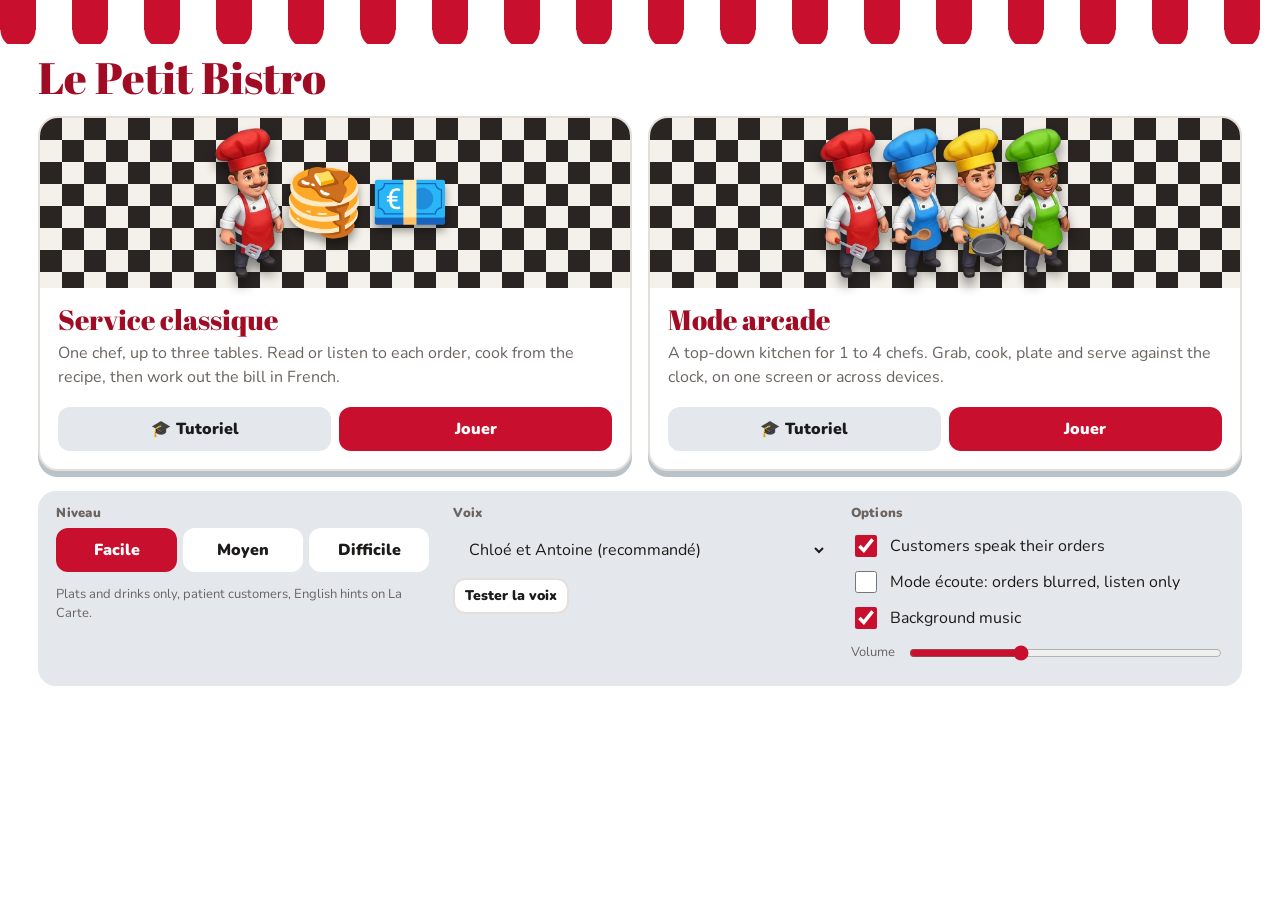
<file: index.html>
<!DOCTYPE html>
<html lang="fr">
<head>
<meta charset="utf-8">
<meta name="viewport" content="width=device-width, initial-scale=1">
<title>Le Petit Bistro</title>
<link rel="preconnect" href="https://fonts.googleapis.com">
<link rel="preconnect" href="https://fonts.gstatic.com" crossorigin>
<link href="https://fonts.googleapis.com/css2?family=Abril+Fatface&family=Nunito:wght@400;700;900&family=Caveat:wght@600&display=swap" rel="stylesheet">
<style>
/* VOICE: playful, busy, Parisian; Year 5-7 French under kitchen pressure
   IDEA: a corner bistro: striped awning, zinc counter, chalkboard menu, black-and-white tiled floor
   PICTURE: the game itself: the dining room (Classique) and a top-down kitchen (Arcade)
   COLOUR and TYPE: awning red, zinc grey, brass; Abril Fatface sign, Nunito body, Caveat chalk
   LAYOUT: awning band, game area, chalkboard menu beside (stacks on phones) */
:root{color-scheme:light dark;
--bg:light-dark(#ffffff,#141110);--ink:light-dark(#1d1b1a,#f3eee8);--mute:light-dark(#6b6460,#a99f97);
--red:#c8102e;--red2:light-dark(#a00c24,#e0435a);--zinc:light-dark(#e4e8ec,#2b3036);--zinc2:light-dark(#b9c1c9,#3c434b);
--card:light-dark(#ffffff,#1f1b19);--line:light-dark(#e4dfda,#352f2b);--brass:#c9a227;--ok:#2e8b57;--bad:#c8102e;
--board:#22302b;--chalk:#f2f0e6}
:root[data-theme=light]{color-scheme:light}:root[data-theme=dark]{color-scheme:dark}
*{box-sizing:border-box;min-width:0}
[hidden]{display:none!important}
body{margin:0;background:var(--bg);color:var(--ink);font:16px/1.5 Nunito,system-ui,sans-serif;overflow-x:clip}
button,input,select{font:inherit;color:inherit}
button{cursor:pointer;border:0;min-height:44px;border-radius:12px}
button:focus-visible,input:focus-visible,select:focus-visible{outline:3px solid var(--brass);outline-offset:2px}
input[type=text],select{min-height:44px;font-size:16px;border-radius:12px;padding:0 12px;background:var(--zinc);border:0}
.awning{height:30px;background:repeating-linear-gradient(90deg,var(--red) 0 36px,#fff 36px 72px);position:relative}
.awning::after{content:"";position:absolute;left:0;right:0;bottom:-14px;height:14px;background:radial-gradient(circle at 18px 0,var(--red) 17px,transparent 18px) 0 0/72px 14px,radial-gradient(circle at 18px 0,#fff 17px,transparent 18px) 36px 0/72px 14px}
header{display:flex;flex-wrap:wrap;align-items:center;gap:10px 20px;padding:24px max(3vw,14px) 8px}
h1{font:400 clamp(28px,4.4vw,44px)/1.05 "Abril Fatface",serif;margin:0;color:var(--red2);cursor:pointer}
.hud{display:flex;gap:8px;flex-wrap:wrap;margin-left:auto;align-items:center}
.pill{background:var(--zinc);border-radius:999px;padding:6px 14px;font-weight:900;white-space:nowrap}
.pill small{font-weight:700;color:var(--mute);margin-right:6px}
main{display:grid;grid-template-columns:minmax(0,1fr) 290px;gap:18px;padding:8px max(3vw,14px) 40px;max-width:1400px;margin:auto}
main.wide{grid-template-columns:minmax(0,1fr)}
@media(max-width:960px){main{grid-template-columns:minmax(0,1fr)}}
h2{font:900 13px/1 Nunito;letter-spacing:.02em;color:var(--mute);margin:0 0 8px}
.screen{display:none}.screen.on{display:block}
.btn{background:var(--red);color:#fff;font-weight:900;padding:0 18px}
.btn.ghost{background:var(--zinc);color:var(--ink)}
.zone .btn.ghost,.settings .btn.ghost{background:var(--card);border:2px solid var(--line)}
.btn.small{min-height:36px;padding:0 10px;font-size:14px}
.btn:disabled{opacity:.45;cursor:not-allowed}
.row{display:flex;gap:8px;flex-wrap:wrap;align-items:center}
.note{font-size:13px;color:var(--mute)}
/* menu */
.modes{display:grid;grid-template-columns:repeat(2,minmax(0,1fr));gap:16px}
@media(max-width:700px){.modes{grid-template-columns:minmax(0,1fr)}}
.mode{background:var(--card);border:2px solid var(--line);border-radius:20px;padding:0;overflow:hidden;text-align:left;display:flex;flex-direction:column;box-shadow:0 6px 0 var(--zinc2)}
.mode .txt{flex:1}
.mode .pic{height:170px;display:flex;align-items:center;justify-content:center;font-size:64px;gap:6px;background:conic-gradient(#f4f1ea 25%,#2a2522 0 50%,#f4f1ea 0 75%,#2a2522 0) 0 0/44px 44px;position:relative}
.mode .pic span{filter:drop-shadow(0 6px 4px #0006)}
.mode .pic img{height:150px;width:auto;filter:drop-shadow(0 8px 6px #0007);margin:0 -6px}
.mode .txt{padding:16px 18px 18px}
.mode h3{font:400 28px/1.1 "Abril Fatface",serif;margin:0 0 6px;color:var(--red2)}
.mode p{margin:0;color:var(--mute)}
.settings{margin-top:20px;background:var(--zinc);border-radius:18px;padding:16px 18px;display:grid;grid-template-columns:repeat(auto-fit,minmax(240px,1fr));gap:12px 24px}
.seg{display:grid;grid-template-columns:repeat(3,minmax(0,1fr));gap:6px}
.seg button{background:var(--card);font-weight:900}.seg button[aria-pressed=true]{background:var(--red);color:#fff}
label.opt{display:flex;align-items:center;gap:10px;padding:4px 0}
label.opt input{width:22px;height:22px;accent-color:var(--red);flex:none}
.mode-acts{display:flex;gap:8px;flex-wrap:wrap;padding:0 18px 18px}
.mode-acts .btn{flex:1}
.coach{position:fixed;left:50%;transform:translateX(-50%);bottom:16px;z-index:7;width:min(600px,calc(100vw - 24px));background:#fffdf5;color:#1d1b1a;border-radius:16px;padding:12px 16px 14px;box-shadow:0 10px 30px #0006;border-left:8px solid var(--brass)}
.coach.top{top:12px;bottom:auto}
.coach-step{font:900 12px/1.4 Nunito,sans-serif;color:#8a6d10}
.coach-txt{font-size:16px;margin:2px 0 8px}
.coach-warn{font-size:14px;font-weight:700;color:var(--bad);margin:-4px 0 8px}
.coach .btn.ghost{background:#efe9dc;color:#1d1b1a;border:0}
body.tuto main{padding-bottom:210px}
body.tuto .toast{bottom:auto;top:96px}
@media(min-width:1100px){.coach{left:auto;right:16px;transform:none;width:310px}body.tuto main{padding-bottom:40px}}
.pulse{outline:4px solid var(--brass)!important;outline-offset:3px;animation:pulse .8s infinite alternate;position:relative;z-index:2}
@keyframes pulse{to{outline-color:#ffe27a}}
@media(prefers-reduced-motion:reduce){.pulse{animation:none}}
/* classic */
.room{display:grid;grid-template-columns:repeat(var(--n,3),minmax(0,1fr));gap:12px;padding:14px;border-radius:18px;background:conic-gradient(var(--zinc) 25%,var(--card) 0 50%,var(--zinc) 0 75%,var(--card) 0) 0 0/40px 40px}
@media(max-width:600px){.room{grid-template-columns:minmax(0,1fr)}}
.table{background:var(--card);border:2px solid var(--line);border-radius:16px;padding:12px;min-height:196px;display:flex;flex-direction:column;gap:8px;box-shadow:0 6px 0 var(--zinc2)}
.table.empty{align-items:center;justify-content:center;color:var(--mute);font-style:italic}
.who{display:flex;align-items:center;gap:10px}.face{font-size:38px;line-height:1}.who b{display:block}.who span{font-size:13px;color:var(--mute)}
.bubble{background:var(--zinc);border-radius:14px;padding:9px 11px;font-weight:700}
.hidden .txt{filter:blur(6px);user-select:none}
.bar{height:8px;background:var(--zinc);border-radius:9px;overflow:hidden}.bar i{display:block;height:100%;background:var(--ok);transition:width .25s linear}
.kitchen{margin-top:18px;display:grid;grid-template-columns:minmax(0,1.4fr) minmax(0,1fr);gap:14px}
@media(max-width:700px){.kitchen{grid-template-columns:minmax(0,1fr)}}
.zone{background:var(--zinc);border-radius:18px;padding:14px}
.grid{display:grid;grid-template-columns:repeat(auto-fill,minmax(98px,1fr));gap:8px}
.item{background:var(--card);border:2px solid var(--line);display:flex;flex-direction:column;align-items:center;justify-content:center;padding:8px 4px;gap:2px;min-height:84px;text-align:center;line-height:1.15}
.item:hover{border-color:var(--brass)}.item .e{font-size:30px}.item b{font-size:14px}.item small{font-size:12px;color:var(--mute)}
.plate{background:var(--card);border-radius:50%;aspect-ratio:1;max-width:170px;margin:4px auto 10px;display:flex;flex-wrap:wrap;align-content:center;justify-content:center;gap:4px;font-size:30px;border:8px double var(--zinc2)}
.plate.cooking{animation:sizzle .3s infinite alternate}@keyframes sizzle{to{transform:rotate(2deg) scale(1.02)}}
.cookbar{height:8px;border-radius:9px;background:var(--card);overflow:hidden;margin-bottom:10px}.cookbar i{display:block;height:100%;width:0;background:var(--brass)}
.tray{display:grid;grid-template-columns:repeat(3,minmax(0,1fr));gap:8px}
.slot{background:var(--card);border:2px dashed var(--zinc2);border-radius:12px;min-height:84px;display:flex;flex-direction:column;align-items:center;justify-content:center;text-align:center;font-size:12px;color:var(--mute);padding:4px}
.slot.full{border-style:solid;border-color:var(--brass);color:var(--ink)}.slot .e{font-size:28px}
/* board */
.board{background:var(--board);color:var(--chalk);border-radius:16px;padding:16px;border:10px solid #6b4a2b;align-self:start;position:sticky;top:12px}
@media(max-width:960px){.board{position:static}}
.board h3{font:600 32px/1 Caveat,cursive;margin:0 0 6px;text-align:center}
.board h4{font:600 21px/1 Caveat,cursive;margin:10px 0 4px;color:var(--brass)}
.dish{display:grid;grid-template-columns:minmax(0,1fr) auto;gap:0 8px;font:600 19px/1.2 Caveat,cursive;padding:3px 0;border-bottom:1px dashed #ffffff22}
.dish .r{grid-column:1/-1;font:13px Nunito;opacity:.85}.dish .p{white-space:nowrap}
/* arcade */
.tickets{display:flex;gap:8px;overflow-x:auto;padding-bottom:6px;min-height:118px}
.ticket{flex:0 0 210px;background:#fffdf5;color:#1d1b1a;border-radius:6px 6px 14px 14px;padding:8px 10px 10px;box-shadow:0 3px 0 #0002;position:relative;border-top:6px solid var(--red)}
.ticket .t{font-weight:700;font-size:14px;line-height:1.3}
.ticket .slots{display:flex;gap:6px;margin-top:6px;font-size:20px}
.ticket .slots span{background:#efe9dc;border-radius:8px;padding:0 6px;min-width:34px;text-align:center}
.ticket .slots span.got{background:#cdebd8}
.ticket .tb{height:6px;background:#efe9dc;border-radius:6px;overflow:hidden;margin-top:6px}.ticket .tb i{display:block;height:100%}
.ticket button{position:absolute;top:4px;right:4px;min-height:30px;padding:0 6px;background:#efe9dc;font-size:14px}
.ticket.empty{background:transparent;border:2px dashed var(--zinc2);color:var(--mute);display:flex;align-items:center;justify-content:center;box-shadow:none}
.stage{position:relative;background:#2a2522;border-radius:18px;padding:8px;touch-action:none}
#cv{display:block;width:100%;border-radius:12px}
.touch{display:flex;justify-content:space-between;align-items:center;padding:12px 14px 6px;user-select:none;-webkit-user-select:none}
.joy{position:relative;width:132px;height:132px;border-radius:50%;background:#ffffff22;border:2px solid #ffffff55;touch-action:none;flex:none}
.joy i{position:absolute;left:50%;top:50%;width:56px;height:56px;margin:-28px 0 0 -28px;border-radius:50%;background:#fffc}
.act{width:112px;height:112px;border-radius:50%;background:var(--red);color:#fff;font-weight:900;font-size:15px;box-shadow:0 6px 0 #7a0a1c;flex:none;touch-action:none}
.act:active{transform:translateY(3px);box-shadow:0 3px 0 #7a0a1c}
.touch.off{display:none}
.lobby{display:grid;grid-template-columns:repeat(auto-fit,minmax(260px,1fr));gap:14px}
.card{background:var(--card);border:2px solid var(--line);border-radius:18px;padding:16px}
.card h3{font:400 22px/1.1 "Abril Fatface",serif;margin:0 0 8px;color:var(--red2)}
.code{font:400 48px/1 "Abril Fatface",serif;letter-spacing:.08em;color:var(--red2)}
.plist{display:flex;flex-wrap:wrap;gap:6px;margin:8px 0}
.plist span{background:var(--zinc);border-radius:999px;padding:4px 12px;font-weight:700}
.plist i{display:inline-block;width:12px;height:12px;border-radius:50%;margin-right:6px;vertical-align:-1px}
.keys{font-size:13px;color:var(--mute);margin-top:8px}
kbd{background:var(--zinc);border-radius:5px;padding:1px 6px;font:700 12px Nunito}
/* class games (Ludus) */
.board-join{display:flex;flex-wrap:wrap;gap:24px;align-items:center;justify-content:space-between;background:var(--board);color:var(--chalk);border-radius:18px;padding:22px 26px;margin-bottom:14px}
.board-join .addr{font:900 clamp(22px,3vw,34px)/1.1 Nunito,sans-serif}
.board-join .note{color:#d8d4c4}
.code.big{font-size:clamp(56px,9vw,104px);color:#ffd23f;letter-spacing:.06em}
.board-join .qr{width:170px;background:#fff;border-radius:12px;padding:10px}.board-join .qr svg{display:block;width:100%;height:auto}
.board-join .qr:empty{display:none}
.board-top{display:flex;align-items:center;gap:16px;margin-bottom:12px}.board-top .code{font-size:30px}.board-top .clock{font:900 clamp(40px,6vw,64px)/1 Nunito,sans-serif;margin-left:auto}
.teams{display:grid;gap:10px;margin-bottom:14px}
.team{background:var(--card);border:2px solid var(--line);border-radius:14px;padding:10px 14px}
.team .tn{display:flex;gap:10px;align-items:baseline;flex-wrap:wrap}.team .rank{font:900 22px Nunito;color:var(--mute);min-width:1.4em}.team .tc{color:var(--mute);font-size:14px;flex:1}.team .ts{font-size:22px;white-space:nowrap}
.tbar{height:14px;background:var(--zinc);border-radius:9px;overflow:hidden;margin-top:6px}.tbar i{display:block;height:100%;transition:width .6s}
.chefs{margin:6px 0 14px;padding-left:1.4em}.chefs li{display:flex;justify-content:space-between;gap:10px;padding:4px 0;border-bottom:1px dashed var(--line)}.chefs li b{white-space:nowrap}.chefs .tc{color:var(--mute);font-size:13px}
.win{font:400 clamp(28px,4vw,40px)/1.1 "Abril Fatface",serif;color:var(--red2);margin:0 0 12px}
fieldset.opts{border:0;padding:0;margin:0 0 12px}fieldset.opts legend{font:900 13px Nunito;color:var(--mute);margin-bottom:4px}
label.opt select{min-height:40px;margin-left:6px}
.plist .x{min-height:24px;padding:0 6px;margin-left:4px;background:transparent;font-weight:900;color:var(--mute);border-radius:6px}
.team-badge{display:inline-block;border-left:6px solid var(--team);background:var(--zinc);border-radius:8px;padding:6px 12px;margin-top:10px}
.card.pupil{max-width:560px;margin:30px auto;text-align:center}.card.pupil h2{font:400 30px/1.1 "Abril Fatface",serif;color:var(--red2);margin:0 0 10px}
#classBar{font-weight:900;margin-bottom:8px;color:var(--red2)}
.kgrid{display:grid;grid-template-columns:repeat(auto-fit,minmax(min(100%,420px),1fr));gap:12px}
.kcard{background:var(--card);border:2px solid var(--line);border-top:8px solid var(--team);border-radius:14px;padding:8px 10px 10px}
.kh{display:flex;gap:8px;align-items:baseline;flex-wrap:wrap;margin-bottom:6px}.kh .tc{flex:1;color:var(--mute);font-size:13px}
.kc canvas{display:block;border-radius:8px;max-width:100%}
/* overlays */
.toast{position:fixed;left:50%;bottom:22px;transform:translateX(-50%);background:var(--ink);color:var(--bg);padding:10px 18px;border-radius:12px;font-weight:700;opacity:0;transition:opacity .2s;pointer-events:none;max-width:90vw;text-align:center;z-index:9}
.toast.on{opacity:1}
.modal{position:fixed;inset:0;background:#000a;display:none;align-items:center;justify-content:center;padding:16px;z-index:8}
.modal.on{display:flex}
.sheet{background:var(--card);border-radius:20px;padding:24px;max-width:540px;width:100%;max-height:92vh;overflow:auto;border-top:14px solid var(--red)}
.sheet h2{font:400 30px/1.1 "Abril Fatface",serif;color:var(--red2);margin:0 0 12px}
.bill{font:600 22px/1.3 Caveat,cursive;background:var(--zinc);border-radius:12px;padding:12px 16px;margin:10px 0}
.bill div{display:flex;justify-content:space-between;gap:10px}.bill .tot{border-top:2px solid var(--ink);margin-top:6px;padding-top:4px;font-size:26px}
.choices{display:grid;gap:8px;margin-top:10px}
.choices button{background:var(--zinc);font-weight:900;font-size:18px}
.choices button.right{background:var(--ok);color:#fff}.choices button.wrong{background:var(--bad);color:#fff}
.stats{display:grid;grid-template-columns:repeat(2,minmax(0,1fr));gap:8px;margin:10px 0}
.stats div{background:var(--zinc);border-radius:12px;padding:10px}.stats b{display:block;font-size:26px}
.stars{font-size:38px;text-align:center;letter-spacing:6px}
.vocab{font-size:14px;columns:2;column-gap:16px}@media(max-width:480px){.vocab{columns:1}}
@media(prefers-reduced-motion:reduce){.plate.cooking{animation:none}.bar i{transition:none}}
</style>
</head>
<body>
<div class="awning"></div>
<header>
  <h1 id="home" title="Menu">Le Petit Bistro</h1>
  <div class="hud" id="hud" hidden>
    <span class="pill"><small>Temps</small><span id="time">3:00</span></span>
    <span class="pill"><small>Caisse</small><span id="cash">0 €</span></span>
    <span class="pill"><small>Servis</small><span id="served">0</span></span>
    <button class="btn ghost small" id="soundBtn" aria-pressed="true">🔊 Son</button>
    <button class="btn ghost small" id="musicBtn" aria-pressed="true">♪ Musique</button>
    <button class="btn ghost small" id="pauseBtn">Pause</button>
    <button class="btn ghost small" id="quitBtn">Menu</button>
  </div>
</header>

<main id="main">
<section>
  <!-- MENU -->
  <div class="screen on" id="scrMenu">
    <div class="modes">
      <div class="mode">
        <div class="pic" id="picClassic"><span>🧑‍🍳</span><span>🥞</span><span>💶</span></div>
        <div class="txt"><h3>Service classique</h3><p>One chef, up to three tables. Read or listen to each order, cook from the recipe, then work out the bill in French.</p></div>
        <div class="mode-acts"><button class="btn ghost" id="tutoClassic">🎓 Tutoriel</button><button class="btn" id="goClassic">Jouer</button></div>
      </div>
      <div class="mode">
        <div class="pic" id="picArcade"><span>🏃</span><span>🍳</span><span>🏃‍♀️</span></div>
        <div class="txt"><h3>Mode arcade</h3><p>A top-down kitchen for 1 to 4 chefs. Grab, cook, plate and serve against the clock, on one screen or across devices.</p></div>
        <div class="mode-acts"><button class="btn ghost" id="tutoArcade">🎓 Tutoriel</button><button class="btn" id="goArcade">Jouer</button></div>
      </div>
    </div>
    <div class="settings">
      <div>
        <h2>Niveau</h2>
        <div class="seg" id="levels">
          <button data-l="facile" aria-pressed="true">Facile</button>
          <button data-l="moyen" aria-pressed="false">Moyen</button>
          <button data-l="difficile" aria-pressed="false">Difficile</button>
        </div>
        <p class="note" id="levelNote"></p>
      </div>
      <div>
        <h2>Voix</h2>
        <select id="voiceSel" aria-label="Voix" style="width:100%"></select>
        <div class="row" style="margin-top:6px"><button class="btn ghost small" id="testVoice">Tester la voix</button><span class="note" id="voiceNote"></span></div>
      </div>
      <div>
        <h2>Options</h2>
        <label class="opt"><input type="checkbox" id="optSound" checked> Customers speak their orders</label>
        <label class="opt"><input type="checkbox" id="optListen"> Mode écoute: orders blurred, listen only</label>
        <label class="opt"><input type="checkbox" id="optMusic" checked> Background music</label>
        <label class="opt" style="gap:12px"><span class="note" style="flex:none">Volume</span><input type="range" id="musicVol" min="0" max="100" value="35" aria-label="Volume de la musique" style="flex:1;accent-color:var(--red)"></label>
      </div>
    </div>
  </div>

  <!-- CLASSIC -->
  <div class="screen" id="scrClassic">
    <h2>La salle</h2>
    <div class="room" id="room"></div>
    <div class="kitchen">
      <div class="zone">
        <h2>Les ingrédients: cliquez pour les mettre dans l'assiette</h2>
        <div class="grid" id="ings"></div>
        <h2 style="margin-top:14px">Le bar et le frigo</h2>
        <div class="grid" id="extras"></div>
      </div>
      <div class="zone">
        <h2>L'assiette</h2>
        <div class="plate" id="plate"></div>
        <div class="cookbar"><i id="cookfill"></i></div>
        <div class="row" style="justify-content:center">
          <button class="btn" id="prepBtn">Préparer</button>
          <button class="btn ghost" id="binBtn">Poubelle</button>
        </div>
        <h2 style="margin-top:16px">Le plateau: cliquez pour enlever</h2>
        <div class="tray" id="tray"></div>
      </div>
    </div>
  </div>

  <!-- ARCADE LOBBY -->
  <div class="screen" id="scrLobby">
    <div class="lobby">
      <div class="card">
        <h3>Sur cet appareil</h3>
        <p class="note">One or two chefs sharing this screen and keyboard.</p>
        <label class="opt"><input type="text" id="nameIn" value="Chef" maxlength="12" aria-label="Ton nom" style="flex:1"></label>
        <label class="opt"><input type="checkbox" id="opt2p"> Two players on this keyboard</label>
        <button class="btn" id="playLocal">Ouvrir la cuisine</button>
        <p class="keys">Chef 1: <kbd>W</kbd><kbd>A</kbd><kbd>S</kbd><kbd>D</kbd> to move, <kbd>Space</kbd> or <kbd>E</kbd> to grab and drop.<br>Chef 2: arrow keys, <kbd>Enter</kbd>. Touch screens get a joystick.</p>
      </div>
      <div class="card" id="classCard" hidden>
        <h3>Partie de classe</h3>
        <p class="note">The whole class plays at once. Pupils join at the Ludus join page with a code, as for a quiz.</p>
        <button class="btn" id="classBtn">Ouvrir une partie de classe</button>
      </div>
      <div class="card" id="roomCard">
        <h3>En ligne</h3>
        <p class="note" id="onlineNote">Connecting…</p>
        <div class="row"><button class="btn" id="hostBtn" disabled>Créer une partie</button></div>
        <div class="row" style="margin-top:10px">
          <input type="text" id="codeIn" placeholder="Code" maxlength="4" aria-label="Code de la partie" style="width:110px;text-transform:uppercase">
          <button class="btn ghost" id="joinBtn" disabled>Rejoindre</button>
        </div>
        <div id="netBox" hidden style="margin-top:12px">
          <div class="note" id="netRole"></div>
          <div class="code" id="netCode"></div>
          <div class="plist" id="netPlayers"></div>
          <div class="row"><button class="btn" id="netStart" hidden>Lancer le service</button><button class="btn ghost small" id="netLeave">Quitter</button></div>
        </div>
      </div>
    </div>
  </div>

  <!-- CLASS GAME (board) and PUPIL DEVICE -->
  <div class="screen" id="scrClass"></div>
  <div class="screen" id="scrPupil"></div>

  <!-- ARCADE GAME -->
  <div class="screen" id="scrArcade">
    <div id="classBar" hidden></div>
    <div class="tickets" id="tickets"></div>
    <div class="stage" id="stage">
      <canvas id="cv" width="960" height="576" aria-label="La cuisine"></canvas>
      <div class="touch off" id="touch">
        <div class="joy" id="joy"><i id="knob"></i></div>
        <button class="act" id="actBtn">Prendre /<br>Poser</button>
      </div>
    </div>
    <p class="note" style="margin-top:8px">Grab a plate (🍽️), add ingredients from the crates, cook on the stove (🔥) if the recipe says so, then take dishes, drinks and desserts to the hatch (PASSE). The bin (🗑️) clears your hands.</p>
  </div>
</section>

<aside class="board" id="board" aria-label="Le menu">
  <h3>La Carte</h3>
  <div id="carte"></div>
</aside>
</main>

<div class="coach" id="coach" hidden role="status" aria-live="polite"><div class="coach-step" id="coachStep"></div><div class="coach-txt" id="coachTxt"></div><div class="coach-warn" id="coachWarn" hidden></div><div class="row" id="coachActs"></div></div>
<div class="toast" id="toast"></div>

<div class="modal" id="billModal">
  <div class="sheet">
    <h2 id="billTitle">L'addition !</h2>
    <p id="billSay"></p>
    <div class="bill" id="billLines"></div>
    <p><b>Ça fait combien ?</b> Choose the total in French.</p>
    <div class="choices" id="billChoices"></div>
    <p id="billFeedback" style="font-weight:900;min-height:24px"></p>
    <div class="row"><button class="btn" id="billNext" hidden>Continuer</button></div>
  </div>
</div>

<div class="modal" id="endModal">
  <div class="sheet">
    <h2 id="endTitle">Le bistro est fermé !</h2>
    <div class="stars" id="endStars"></div>
    <p id="endExtra" hidden style="font-size:18px"></p>
    <div class="stats" id="endStats"></div>
    <h2 style="font-size:20px">Vocabulaire du jour</h2>
    <div class="vocab" id="endVocab"></div>
    <div class="row" style="margin-top:14px"><button class="btn" id="againBtn">Rejouer</button><button class="btn ghost" id="endMenu">Menu</button></div>
  </div>
</div>

<script>
{
/* ---------------- data ---------------- */
const $=id=>document.getElementById(id);
const CFG=Object.assign({target:"claude",audio:"audio/",music:{menu:"music/menu.mp3",game:"music/game.mp3"}},window.BISTRO||{});
const pick=a=>a[Math.floor(Math.random()*a.length)];
const esc=s=>String(s).replace(/[&<>"']/g,c=>({"&":"&amp;","<":"&lt;",">":"&gt;",'"':"&quot;","'":"&#39;"}[c]));
const ING={pain:["le pain","bread","🥖"],jambon:["le jambon","ham","🍖"],fromage:["le fromage","cheese","🧀"],oeufs:["les œufs","eggs","🥚"],
tomate:["la tomate","tomato","🍅"],salade:["la salade","lettuce","🥬"],pate:["la pâte à crêpe","pancake batter","🥣"],chocolat:["le chocolat","chocolate","🍫"],sucre:["le sucre","sugar","🍬"]};
const PLATS=[
 {id:"croque",fr:"un croque-monsieur",en:"toasted ham and cheese sandwich",e:"🥪",ing:["pain","jambon","fromage"],cook:true,p:7},
 {id:"sandwich",fr:"un sandwich au jambon",en:"ham sandwich",e:"🌯",ing:["pain","jambon"],cook:false,p:5},
 {id:"omelette",fr:"une omelette au fromage",en:"cheese omelette",e:"🍳",ing:["oeufs","fromage"],cook:true,p:8},
 {id:"crepechoc",fr:"une crêpe au chocolat",en:"chocolate pancake",e:"🥞",ing:["pate","chocolat"],cook:true,p:6},
 {id:"crepesucre",fr:"une crêpe au sucre",en:"sugar pancake",e:"🫓",ing:["pate","sucre"],cook:true,p:4},
 {id:"salade",fr:"une salade de tomates",en:"tomato salad",e:"🥗",ing:["salade","tomate"],cook:false,p:6}];
const BOISSONS=[{id:"limonade",fr:"une limonade",en:"lemonade",e:"🍋",p:3},{id:"jus",fr:"un jus d'orange",en:"orange juice",e:"🧃",p:3},
 {id:"chocolat",fr:"un chocolat chaud",en:"hot chocolate",e:"☕",p:4},{id:"eau",fr:"une eau minérale",en:"mineral water",e:"💧",p:2}];
const DESSERTS=[{id:"glace",fr:"une glace à la vanille",en:"vanilla ice cream",e:"🍨",p:4},{id:"tarte",fr:"une tarte aux pommes",en:"apple tart",e:"🥧",p:5}];
const byId=(l,id)=>l.find(x=>x.id===id);
const NUM=["zéro","un","deux","trois","quatre","cinq","six","sept","huit","neuf","dix","onze","douze","treize","quatorze","quinze","seize","dix-sept","dix-huit","dix-neuf","vingt","vingt et un","vingt-deux","vingt-trois","vingt-quatre","vingt-cinq"];
const CONF={1:11,11:1,2:12,12:2,3:13,13:3,4:14,14:4,5:15,15:5,6:16,16:6,7:17,17:7,8:18,18:8,9:19,19:9,10:20,20:10};
const ORDERS=[{"id": "o_omelette_chocolat_x", "v": "f", "plat": "omelette", "boisson": "chocolat", "dessert": null, "text": "Bonjour, madame ! J'aimerais une omelette au fromage et un chocolat chaud s'il vous plaît !"}, {"id": "o_sandwich_x_tarte", "v": "m", "plat": "sandwich", "boisson": null, "dessert": "tarte", "text": "Salut ! Pour moi, un sandwich au jambon et une tarte aux pommes, merci !"}, {"id": "o_omelette_x_tarte", "v": "f", "plat": "omelette", "boisson": null, "dessert": "tarte", "text": "Bonjour, monsieur ! Je voudrais une omelette au fromage et une tarte aux pommes, s'il vous plaît."}, {"id": "o_croque_x_x", "v": "m", "plat": "croque", "boisson": null, "dessert": null, "text": "Salut ! Pour moi, un croque-monsieur, merci !"}, {"id": "o_salade_eau_tarte", "v": "f", "plat": "salade", "boisson": "eau", "dessert": "tarte", "text": "Bonjour ! Je voudrais une salade de tomates, une eau minérale et une tarte aux pommes, merci !"}, {"id": "o_crepechoc_x_x", "v": "m", "plat": "crepechoc", "boisson": null, "dessert": null, "text": "Salut ! Pour moi, une crêpe au chocolat s'il vous plaît !"}, {"id": "o_omelette_limonade_x", "v": "f", "plat": "omelette", "boisson": "limonade", "dessert": null, "text": "Bonjour, monsieur ! J'aimerais une omelette au fromage et une limonade, s'il vous plaît."}, {"id": "o_sandwich_chocolat_x", "v": "m", "plat": "sandwich", "boisson": "chocolat", "dessert": null, "text": "Bonjour, monsieur ! J'aimerais un sandwich au jambon et un chocolat chaud, s'il vous plaît."}, {"id": "o_sandwich_jus_x", "v": "f", "plat": "sandwich", "boisson": "jus", "dessert": null, "text": "Bonjour, madame ! Je voudrais un sandwich au jambon et un jus d'orange s'il vous plaît !"}, {"id": "o_crepechoc_limonade_x", "v": "m", "plat": "crepechoc", "boisson": "limonade", "dessert": null, "text": "Bonjour ! Je vais prendre une crêpe au chocolat et une limonade s'il vous plaît !"}, {"id": "o_crepechoc_eau_x", "v": "f", "plat": "crepechoc", "boisson": "eau", "dessert": null, "text": "Bonsoir ! Je vais prendre une crêpe au chocolat et une eau minérale s'il vous plaît !"}, {"id": "o_omelette_eau_x", "v": "m", "plat": "omelette", "boisson": "eau", "dessert": null, "text": "Bonjour, monsieur ! Pour moi, une omelette au fromage et une eau minérale, s'il vous plaît."}, {"id": "o_croque_x_glace", "v": "f", "plat": "croque", "boisson": null, "dessert": "glace", "text": "Bonsoir ! Pour moi, un croque-monsieur et une glace à la vanille s'il vous plaît !"}, {"id": "o_salade_limonade_x", "v": "m", "plat": "salade", "boisson": "limonade", "dessert": null, "text": "Bonjour, madame ! J'aimerais une salade de tomates et une limonade, s'il vous plaît."}, {"id": "o_omelette_jus_tarte", "v": "f", "plat": "omelette", "boisson": "jus", "dessert": "tarte", "text": "Bonjour, monsieur ! J'aimerais une omelette au fromage, un jus d'orange et une tarte aux pommes, merci !"}, {"id": "o_crepesucre_jus_x", "v": "m", "plat": "crepesucre", "boisson": "jus", "dessert": null, "text": "Bonjour, monsieur ! J'aimerais une crêpe au sucre et un jus d'orange, merci !"}, {"id": "o_croque_chocolat_glace", "v": "f", "plat": "croque", "boisson": "chocolat", "dessert": "glace", "text": "Bonjour, monsieur ! Je vais prendre un croque-monsieur, un chocolat chaud et une glace à la vanille, s'il vous plaît."}, {"id": "o_crepesucre_jus_glace", "v": "m", "plat": "crepesucre", "boisson": "jus", "dessert": "glace", "text": "Bonjour ! Je vais prendre une crêpe au sucre, un jus d'orange et une glace à la vanille, s'il vous plaît."}, {"id": "o_sandwich_x_glace", "v": "f", "plat": "sandwich", "boisson": null, "dessert": "glace", "text": "Bonsoir ! Je vais prendre un sandwich au jambon et une glace à la vanille, s'il vous plaît."}, {"id": "o_salade_limonade_tarte", "v": "m", "plat": "salade", "boisson": "limonade", "dessert": "tarte", "text": "Bonjour, monsieur ! Je vais prendre une salade de tomates, une limonade et une tarte aux pommes s'il vous plaît !"}, {"id": "o_crepesucre_chocolat_tarte", "v": "f", "plat": "crepesucre", "boisson": "chocolat", "dessert": "tarte", "text": "Salut ! Je voudrais une crêpe au sucre, un chocolat chaud et une tarte aux pommes, s'il vous plaît."}, {"id": "o_crepesucre_x_x", "v": "m", "plat": "crepesucre", "boisson": null, "dessert": null, "text": "Bonjour, monsieur ! J'aimerais une crêpe au sucre, merci !"}, {"id": "o_sandwich_chocolat_glace", "v": "f", "plat": "sandwich", "boisson": "chocolat", "dessert": "glace", "text": "Bonjour, madame ! J'aimerais un sandwich au jambon, un chocolat chaud et une glace à la vanille, s'il vous plaît."}, {"id": "o_sandwich_jus_glace", "v": "m", "plat": "sandwich", "boisson": "jus", "dessert": "glace", "text": "Bonjour, madame ! Je voudrais un sandwich au jambon, un jus d'orange et une glace à la vanille s'il vous plaît !"}, {"id": "o_croque_limonade_tarte", "v": "f", "plat": "croque", "boisson": "limonade", "dessert": "tarte", "text": "Bonjour, madame ! Pour moi, un croque-monsieur, une limonade et une tarte aux pommes s'il vous plaît !"}, {"id": "o_crepechoc_jus_glace", "v": "m", "plat": "crepechoc", "boisson": "jus", "dessert": "glace", "text": "Bonjour, monsieur ! Pour moi, une crêpe au chocolat, un jus d'orange et une glace à la vanille, s'il vous plaît."}, {"id": "o_crepechoc_eau_glace", "v": "f", "plat": "crepechoc", "boisson": "eau", "dessert": "glace", "text": "Bonjour, monsieur ! Pour moi, une crêpe au chocolat, une eau minérale et une glace à la vanille, s'il vous plaît."}, {"id": "o_crepechoc_x_tarte", "v": "m", "plat": "crepechoc", "boisson": null, "dessert": "tarte", "text": "Bonsoir ! Je voudrais une crêpe au chocolat et une tarte aux pommes, s'il vous plaît."}, {"id": "o_crepesucre_x_glace", "v": "f", "plat": "crepesucre", "boisson": null, "dessert": "glace", "text": "Bonjour, monsieur ! Je vais prendre une crêpe au sucre et une glace à la vanille, s'il vous plaît."}, {"id": "o_crepesucre_eau_glace", "v": "m", "plat": "crepesucre", "boisson": "eau", "dessert": "glace", "text": "Salut ! Je voudrais une crêpe au sucre, une eau minérale et une glace à la vanille, s'il vous plaît."}, {"id": "o_crepechoc_chocolat_tarte", "v": "f", "plat": "crepechoc", "boisson": "chocolat", "dessert": "tarte", "text": "Bonjour ! Je vais prendre une crêpe au chocolat, un chocolat chaud et une tarte aux pommes, merci !"}, {"id": "o_sandwich_eau_tarte", "v": "m", "plat": "sandwich", "boisson": "eau", "dessert": "tarte", "text": "Bonjour ! J'aimerais un sandwich au jambon, une eau minérale et une tarte aux pommes, merci !"}, {"id": "o_sandwich_limonade_tarte", "v": "f", "plat": "sandwich", "boisson": "limonade", "dessert": "tarte", "text": "Bonjour ! Je voudrais un sandwich au jambon, une limonade et une tarte aux pommes, s'il vous plaît."}, {"id": "o_salade_x_tarte", "v": "m", "plat": "salade", "boisson": null, "dessert": "tarte", "text": "Bonjour, madame ! Pour moi, une salade de tomates et une tarte aux pommes, s'il vous plaît."}, {"id": "o_omelette_x_glace", "v": "f", "plat": "omelette", "boisson": null, "dessert": "glace", "text": "Salut ! J'aimerais une omelette au fromage et une glace à la vanille, merci !"}, {"id": "o_croque_eau_glace", "v": "m", "plat": "croque", "boisson": "eau", "dessert": "glace", "text": "Salut ! Pour moi, un croque-monsieur, une eau minérale et une glace à la vanille, s'il vous plaît."}, {"id": "o_croque_limonade_x", "v": "f", "plat": "croque", "boisson": "limonade", "dessert": null, "text": "Bonjour ! Pour moi, un croque-monsieur et une limonade s'il vous plaît !"}, {"id": "o_omelette_eau_tarte", "v": "m", "plat": "omelette", "boisson": "eau", "dessert": "tarte", "text": "Bonjour, monsieur ! Pour moi, une omelette au fromage, une eau minérale et une tarte aux pommes s'il vous plaît !"}, {"id": "o_salade_x_glace", "v": "f", "plat": "salade", "boisson": null, "dessert": "glace", "text": "Bonjour ! Je vais prendre une salade de tomates et une glace à la vanille, s'il vous plaît."}, {"id": "o_crepechoc_limonade_glace", "v": "m", "plat": "crepechoc", "boisson": "limonade", "dessert": "glace", "text": "Salut ! J'aimerais une crêpe au chocolat, une limonade et une glace à la vanille s'il vous plaît !"}, {"id": "o_salade_jus_x", "v": "f", "plat": "salade", "boisson": "jus", "dessert": null, "text": "Bonsoir ! Je voudrais une salade de tomates et un jus d'orange, s'il vous plaît."}, {"id": "o_sandwich_jus_tarte", "v": "m", "plat": "sandwich", "boisson": "jus", "dessert": "tarte", "text": "Bonjour, madame ! J'aimerais un sandwich au jambon, un jus d'orange et une tarte aux pommes, s'il vous plaît."}, {"id": "o_salade_jus_glace", "v": "f", "plat": "salade", "boisson": "jus", "dessert": "glace", "text": "Bonjour, madame ! Je voudrais une salade de tomates, un jus d'orange et une glace à la vanille, merci !"}, {"id": "o_omelette_chocolat_glace", "v": "m", "plat": "omelette", "boisson": "chocolat", "dessert": "glace", "text": "Salut ! Je voudrais une omelette au fromage, un chocolat chaud et une glace à la vanille, merci !"}, {"id": "o_crepechoc_jus_x", "v": "f", "plat": "crepechoc", "boisson": "jus", "dessert": null, "text": "Salut ! J'aimerais une crêpe au chocolat et un jus d'orange, s'il vous plaît."}, {"id": "o_omelette_jus_glace", "v": "m", "plat": "omelette", "boisson": "jus", "dessert": "glace", "text": "Salut ! Je vais prendre une omelette au fromage, un jus d'orange et une glace à la vanille, merci !"}, {"id": "o_crepesucre_limonade_x", "v": "f", "plat": "crepesucre", "boisson": "limonade", "dessert": null, "text": "Bonjour, madame ! J'aimerais une crêpe au sucre et une limonade, merci !"}, {"id": "o_crepesucre_chocolat_glace", "v": "m", "plat": "crepesucre", "boisson": "chocolat", "dessert": "glace", "text": "Bonsoir ! Je vais prendre une crêpe au sucre, un chocolat chaud et une glace à la vanille, s'il vous plaît."}, {"id": "o_omelette_eau_glace", "v": "f", "plat": "omelette", "boisson": "eau", "dessert": "glace", "text": "Bonjour, monsieur ! Je vais prendre une omelette au fromage, une eau minérale et une glace à la vanille, s'il vous plaît."}, {"id": "o_crepechoc_eau_tarte", "v": "m", "plat": "crepechoc", "boisson": "eau", "dessert": "tarte", "text": "Bonjour, madame ! Pour moi, une crêpe au chocolat, une eau minérale et une tarte aux pommes s'il vous plaît !"}, {"id": "o_salade_eau_glace", "v": "f", "plat": "salade", "boisson": "eau", "dessert": "glace", "text": "Bonjour ! Je voudrais une salade de tomates, une eau minérale et une glace à la vanille s'il vous plaît !"}, {"id": "o_omelette_jus_x", "v": "m", "plat": "omelette", "boisson": "jus", "dessert": null, "text": "Bonjour, monsieur ! J'aimerais une omelette au fromage et un jus d'orange, s'il vous plaît."}, {"id": "o_crepesucre_limonade_tarte", "v": "f", "plat": "crepesucre", "boisson": "limonade", "dessert": "tarte", "text": "Bonjour, madame ! J'aimerais une crêpe au sucre, une limonade et une tarte aux pommes s'il vous plaît !"}, {"id": "o_omelette_limonade_glace", "v": "m", "plat": "omelette", "boisson": "limonade", "dessert": "glace", "text": "Salut ! J'aimerais une omelette au fromage, une limonade et une glace à la vanille, s'il vous plaît."}, {"id": "o_salade_chocolat_x", "v": "f", "plat": "salade", "boisson": "chocolat", "dessert": null, "text": "Bonsoir ! Je voudrais une salade de tomates et un chocolat chaud, s'il vous plaît."}, {"id": "o_sandwich_chocolat_tarte", "v": "m", "plat": "sandwich", "boisson": "chocolat", "dessert": "tarte", "text": "Bonjour, monsieur ! Je vais prendre un sandwich au jambon, un chocolat chaud et une tarte aux pommes s'il vous plaît !"}, {"id": "o_sandwich_limonade_x", "v": "f", "plat": "sandwich", "boisson": "limonade", "dessert": null, "text": "Bonsoir ! Pour moi, un sandwich au jambon et une limonade, merci !"}, {"id": "o_crepesucre_eau_x", "v": "m", "plat": "crepesucre", "boisson": "eau", "dessert": null, "text": "Bonjour, madame ! Je voudrais une crêpe au sucre et une eau minérale s'il vous plaît !"}, {"id": "o_crepesucre_chocolat_x", "v": "f", "plat": "crepesucre", "boisson": "chocolat", "dessert": null, "text": "Salut ! Je voudrais une crêpe au sucre et un chocolat chaud, merci !"}, {"id": "o_omelette_limonade_tarte", "v": "m", "plat": "omelette", "boisson": "limonade", "dessert": "tarte", "text": "Bonjour ! Pour moi, une omelette au fromage, une limonade et une tarte aux pommes, merci !"}, {"id": "o_croque_x_tarte", "v": "f", "plat": "croque", "boisson": null, "dessert": "tarte", "text": "Bonsoir ! Pour moi, un croque-monsieur et une tarte aux pommes, s'il vous plaît."}, {"id": "o_croque_eau_tarte", "v": "m", "plat": "croque", "boisson": "eau", "dessert": "tarte", "text": "Bonjour, monsieur ! J'aimerais un croque-monsieur, une eau minérale et une tarte aux pommes, s'il vous plaît."}, {"id": "o_crepesucre_x_tarte", "v": "f", "plat": "crepesucre", "boisson": null, "dessert": "tarte", "text": "Bonjour, monsieur ! Pour moi, une crêpe au sucre et une tarte aux pommes s'il vous plaît !"}, {"id": "o_salade_chocolat_glace", "v": "m", "plat": "salade", "boisson": "chocolat", "dessert": "glace", "text": "Bonjour ! Je vais prendre une salade de tomates, un chocolat chaud et une glace à la vanille, s'il vous plaît."}, {"id": "o_salade_eau_x", "v": "f", "plat": "salade", "boisson": "eau", "dessert": null, "text": "Bonsoir ! Je voudrais une salade de tomates et une eau minérale, s'il vous plaît."}, {"id": "o_salade_chocolat_tarte", "v": "m", "plat": "salade", "boisson": "chocolat", "dessert": "tarte", "text": "Bonjour, madame ! Pour moi, une salade de tomates, un chocolat chaud et une tarte aux pommes, merci !"}, {"id": "o_sandwich_eau_glace", "v": "f", "plat": "sandwich", "boisson": "eau", "dessert": "glace", "text": "Bonsoir ! Pour moi, un sandwich au jambon, une eau minérale et une glace à la vanille, merci !"}, {"id": "o_sandwich_x_x", "v": "m", "plat": "sandwich", "boisson": null, "dessert": null, "text": "Salut ! Je vais prendre un sandwich au jambon, merci !"}, {"id": "o_salade_limonade_glace", "v": "f", "plat": "salade", "boisson": "limonade", "dessert": "glace", "text": "Bonjour, madame ! Je vais prendre une salade de tomates, une limonade et une glace à la vanille, s'il vous plaît."}, {"id": "o_crepechoc_chocolat_x", "v": "m", "plat": "crepechoc", "boisson": "chocolat", "dessert": null, "text": "Bonjour ! Je voudrais une crêpe au chocolat et un chocolat chaud, merci !"}, {"id": "o_salade_x_x", "v": "f", "plat": "salade", "boisson": null, "dessert": null, "text": "Bonsoir ! Pour moi, une salade de tomates, s'il vous plaît."}, {"id": "o_omelette_x_x", "v": "m", "plat": "omelette", "boisson": null, "dessert": null, "text": "Bonsoir ! Je voudrais une omelette au fromage s'il vous plaît !"}, {"id": "o_croque_jus_tarte", "v": "f", "plat": "croque", "boisson": "jus", "dessert": "tarte", "text": "Bonsoir ! J'aimerais un croque-monsieur, un jus d'orange et une tarte aux pommes, merci !"}, {"id": "o_crepechoc_jus_tarte", "v": "m", "plat": "crepechoc", "boisson": "jus", "dessert": "tarte", "text": "Bonsoir ! J'aimerais une crêpe au chocolat, un jus d'orange et une tarte aux pommes s'il vous plaît !"}, {"id": "o_crepechoc_chocolat_glace", "v": "f", "plat": "crepechoc", "boisson": "chocolat", "dessert": "glace", "text": "Bonjour, madame ! Pour moi, une crêpe au chocolat, un chocolat chaud et une glace à la vanille, s'il vous plaît."}, {"id": "o_croque_chocolat_tarte", "v": "m", "plat": "croque", "boisson": "chocolat", "dessert": "tarte", "text": "Bonjour ! J'aimerais un croque-monsieur, un chocolat chaud et une tarte aux pommes s'il vous plaît !"}, {"id": "o_croque_limonade_glace", "v": "f", "plat": "croque", "boisson": "limonade", "dessert": "glace", "text": "Bonjour, madame ! Pour moi, un croque-monsieur, une limonade et une glace à la vanille, merci !"}, {"id": "o_sandwich_eau_x", "v": "m", "plat": "sandwich", "boisson": "eau", "dessert": null, "text": "Bonsoir ! Je vais prendre un sandwich au jambon et une eau minérale, merci !"}, {"id": "o_crepesucre_limonade_glace", "v": "f", "plat": "crepesucre", "boisson": "limonade", "dessert": "glace", "text": "Bonjour, madame ! Je voudrais une crêpe au sucre, une limonade et une glace à la vanille s'il vous plaît !"}, {"id": "o_croque_jus_glace", "v": "m", "plat": "croque", "boisson": "jus", "dessert": "glace", "text": "Bonsoir ! Je voudrais un croque-monsieur, un jus d'orange et une glace à la vanille, s'il vous plaît."}, {"id": "o_crepesucre_eau_tarte", "v": "f", "plat": "crepesucre", "boisson": "eau", "dessert": "tarte", "text": "Bonsoir ! Je vais prendre une crêpe au sucre, une eau minérale et une tarte aux pommes s'il vous plaît !"}, {"id": "o_crepechoc_x_glace", "v": "m", "plat": "crepechoc", "boisson": null, "dessert": "glace", "text": "Bonjour, madame ! Je voudrais une crêpe au chocolat et une glace à la vanille, merci !"}, {"id": "o_croque_eau_x", "v": "f", "plat": "croque", "boisson": "eau", "dessert": null, "text": "Bonjour ! J'aimerais un croque-monsieur et une eau minérale, merci !"}, {"id": "o_crepesucre_jus_tarte", "v": "m", "plat": "crepesucre", "boisson": "jus", "dessert": "tarte", "text": "Bonjour, madame ! Pour moi, une crêpe au sucre, un jus d'orange et une tarte aux pommes, s'il vous plaît."}, {"id": "o_croque_chocolat_x", "v": "f", "plat": "croque", "boisson": "chocolat", "dessert": null, "text": "Bonjour, madame ! Je voudrais un croque-monsieur et un chocolat chaud, s'il vous plaît."}, {"id": "o_croque_jus_x", "v": "m", "plat": "croque", "boisson": "jus", "dessert": null, "text": "Bonsoir ! J'aimerais un croque-monsieur et un jus d'orange, s'il vous plaît."}, {"id": "o_salade_jus_tarte", "v": "f", "plat": "salade", "boisson": "jus", "dessert": "tarte", "text": "Bonjour ! Pour moi, une salade de tomates, un jus d'orange et une tarte aux pommes, merci !"}, {"id": "o_crepechoc_limonade_tarte", "v": "m", "plat": "crepechoc", "boisson": "limonade", "dessert": "tarte", "text": "Bonjour ! Je voudrais une crêpe au chocolat, une limonade et une tarte aux pommes s'il vous plaît !"}, {"id": "o_sandwich_limonade_glace", "v": "f", "plat": "sandwich", "boisson": "limonade", "dessert": "glace", "text": "Salut ! Je vais prendre un sandwich au jambon, une limonade et une glace à la vanille, merci !"}, {"id": "o_omelette_chocolat_tarte", "v": "m", "plat": "omelette", "boisson": "chocolat", "dessert": "tarte", "text": "Salut ! Pour moi, une omelette au fromage, un chocolat chaud et une tarte aux pommes, merci !"}];
const PEOPLE=[["👵","Madame Martin","f"],["👨‍🦱","Monsieur Dupont","m"],["👩‍🦰","Madame Bernard","f"],["🧔","Monsieur Petit","m"],["👧","Chloé","f"],["👦","Lucas","m"],["👴","Monsieur Moreau","m"],["👩","Madame Laurent","f"],["👱‍♀️","Mademoiselle Roux","f"],["👨","Monsieur Girard","m"]];
const LEVELS={
 facile:{tables:2,spawn:15,pat:80,hints:true,aSpawn:22,aTime:100,aMax:3,note:"Plats and drinks only, patient customers, English hints on La Carte."},
 moyen:{tables:3,spawn:12,pat:62,hints:false,aSpawn:17,aTime:80,aMax:4,note:"Desserts join the menu. French only."},
 difficile:{tables:3,spawn:9,pat:48,hints:false,aSpawn:13,aTime:65,aMax:4,note:"Impatient customers and bigger orders."}};
let lvl="facile";
const pool=()=>ORDERS.filter(o=>lvl==="facile"?!o.dessert:lvl==="difficile"?(o.boisson||o.dessert):true);
const itemsOf=o=>[byId(PLATS,o.plat)].concat(o.boisson?[byId(BOISSONS,o.boisson)]:[],o.dessert?[byId(DESSERTS,o.dessert)]:[]);
const totalOf=o=>itemsOf(o).reduce((s,x)=>s+x.p,0);
const personFor=v=>pick(PEOPLE.filter(p=>p[2]===v));

/* ---------------- settings, audio ---------------- */
const SET={sound:true,listen:false,voice:"clips"};
let ttsVoices=[];
const clipCache={};
function clipUrl(id){
  if(!clipCache[id]){clipCache[id]=fetch(CFG.audio+id+".mp3").then(r=>{if(!r.ok)throw new Error("missing");return r.blob()}).then(b=>URL.createObjectURL(b));
    clipCache[id].catch(()=>{delete clipCache[id]})}
  return clipCache[id];
}
let playTok=0,curAudio=null;
function stopAudio(){playTok++;if(curAudio){try{curAudio.pause()}catch(e){}curAudio=null}try{speechSynthesis.cancel()}catch(e){}}
/* background music: menu track on menus, game track during service; ducks under the voices */
const MUS={on:true,vol:.35,want:null,unlocked:false,duck:0,tracks:{},fade:null};
try{const m=JSON.parse(localStorage.getItem("bistro-music")||"null");if(m){MUS.on=!!m.on;MUS.vol=Math.max(0,Math.min(1,+m.vol||0))}}catch(e){}
function musicSave(){try{localStorage.setItem("bistro-music",JSON.stringify({on:MUS.on,vol:MUS.vol}))}catch(e){}}
function track(name){
  if(!MUS.tracks[name]){const a=new Audio();a.loop=true;a.volume=0;MUS.tracks[name]=a;
    fetch(CFG.music[name]).then(r=>{if(!r.ok)throw new Error("missing");return r.blob()}).then(b=>{a.src=URL.createObjectURL(b);musicApply()}).catch(()=>{})}
  return MUS.tracks[name];
}
function musicApply(){
  const target=MUS.vol*(MUS.duck>0?.25:1);
  if(MUS.want)track(MUS.want);
  clearInterval(MUS.fade);
  MUS.fade=setInterval(()=>{let busy=false;
    for(const [n,a] of Object.entries(MUS.tracks)){
      const want=MUS.on&&MUS.unlocked&&n===MUS.want&&a.src,goal=want?target:0;
      if(want&&a.paused){const p=a.play();if(p&&p.catch)p.catch(()=>{})}
      const v=a.volume+(goal-a.volume)*.25;a.volume=Math.abs(goal-v)<.01?goal:Math.max(0,Math.min(1,v));
      if(a.volume!==goal)busy=true;else if(!want&&!a.paused&&goal===0)a.pause();
    }
    if(!busy)clearInterval(MUS.fade)},50);
}
function setMusic(name){if(MUS.want!==name){MUS.want=name;musicApply()}}
function duck(on){MUS.duck=Math.max(0,MUS.duck+(on?1:-1));musicApply()}
["pointerdown","keydown"].forEach(ev=>window.addEventListener(ev,()=>{if(!MUS.unlocked){MUS.unlocked=true;musicApply()}},{once:true,capture:true}));
function syncMusicUI(){$("optMusic").checked=MUS.on;$("musicVol").value=Math.round(MUS.vol*100);$("musicBtn").setAttribute("aria-pressed",MUS.on);$("musicBtn").textContent=MUS.on?"♪ Musique":"♪ Coupée"}
$("optMusic").onchange=e=>{MUS.on=e.target.checked;musicSave();syncMusicUI();musicApply()};
$("musicVol").oninput=e=>{MUS.vol=+e.target.value/100;musicSave();musicApply()};
$("musicBtn").onclick=()=>{MUS.on=!MUS.on;musicSave();syncMusicUI();musicApply()};
async function speak(ids,text,force){
  if(!SET.sound&&!force)return;
  stopAudio();const tok=playTok;
  duck(true);
  try{
    if(SET.voice==="clips"){
      try{for(const id of ids){const url=await clipUrl(id);if(tok!==playTok)return;
          await new Promise(res=>{const a=new Audio(url);curAudio=a;a.onended=res;a.onerror=res;const p=a.play();if(p&&p.catch)p.catch(res)})}
        return}catch(e){if(tok!==playTok)return}
    }
    await tts(text);
  }finally{setTimeout(()=>duck(false),250)}
}
function tts(text){return new Promise(res=>{if(!("speechSynthesis" in window))return res();try{const u=new SpeechSynthesisUtterance(text);u.lang="fr-FR";u.rate=.9;
  const v=ttsVoices[+String(SET.voice).replace("tts","")];if(v)u.voice=v;u.onend=res;u.onerror=res;speechSynthesis.cancel();speechSynthesis.speak(u);setTimeout(res,9000)}catch(e){res()}})}
function loadVoices(){
  try{ttsVoices=speechSynthesis.getVoices().filter(v=>v.lang&&v.lang.toLowerCase().startsWith("fr"))}catch(e){ttsVoices=[]}
  const rank=v=>(/natural|neural|premium|enhanced|améliorée|google/i.test(v.name)?0:2)+(v.lang.replace("_","-")==="fr-FR"?0:1);
  ttsVoices.sort((a,b)=>rank(a)-rank(b));
  const sel=$("voiceSel"),prev=sel.value||"clips";sel.innerHTML="";
  const add=(val,txt)=>{const o=document.createElement("option");o.value=val;o.textContent=txt;sel.appendChild(o)};
  add("clips","Chloé et Antoine (recommandé)");
  ttsVoices.forEach((v,i)=>add("tts"+i,`Navigateur: ${v.name} (${v.lang})`));
  sel.value=[...sel.options].some(o=>o.value===prev)?prev:"clips";SET.voice=sel.value;
}
if("speechSynthesis" in window){loadVoices();try{speechSynthesis.addEventListener("voiceschanged",loadVoices)}catch(e){}}else loadVoices();
$("voiceSel").onchange=e=>{SET.voice=e.target.value};
$("testVoice").onclick=()=>{const o=ORDERS.find(x=>x.v==="f")||ORDERS[0];speak([o.id],o.text,true)};
$("optSound").onchange=e=>{SET.sound=e.target.checked;syncSoundBtn()};
$("optListen").onchange=e=>{SET.listen=e.target.checked;if(S)renderRoom()};
function syncSoundBtn(){$("soundBtn").setAttribute("aria-pressed",SET.sound);$("soundBtn").textContent=SET.sound?"🔊 Son":"🔇 Son";$("optSound").checked=SET.sound}
$("soundBtn").onclick=()=>{SET.sound=!SET.sound;if(!SET.sound)stopAudio();syncSoundBtn()};
// warm the cache for the short lines
["f","m"].forEach(v=>["wrong","bye","leave","noncest"].forEach(k=>clipUrl(k+"_"+v).catch(()=>{})));

let tt;function toast(m){const t=$("toast");t.textContent=m;t.classList.add("on");clearTimeout(tt);tt=setTimeout(()=>t.classList.remove("on"),2200)}
const fmt=s=>Math.floor(Math.max(0,s)/60)+":"+String(Math.floor(Math.max(0,s)%60)).padStart(2,"0");

/* ---------------- screens ---------------- */
let mode="menu";
function show(id){["scrMenu","scrClassic","scrLobby","scrArcade","scrClass","scrPupil"].forEach(s=>$(s).classList.toggle("on",s===id));
  const cls=id==="scrClass";$("hud").hidden=!(id==="scrClassic"||id==="scrArcade"||cls);$("pauseBtn").hidden=id!=="scrClassic";
  document.querySelectorAll("#hud .pill").forEach(e=>e.hidden=cls);$("soundBtn").hidden=cls;
  $("board").hidden=id==="scrMenu"||id==="scrPupil";$("main").classList.toggle("wide",id==="scrMenu");
  setMusic(id==="scrClassic"||id==="scrArcade"?"game":"menu")}
function renderCarte(){
  const h=LEVELS[lvl].hints;
  const d=x=>`<div class="dish"><span>${x.e} ${x.fr}</span><span class="p">${x.p} €</span>${x.ing?`<span class="r">${x.ing.map(i=>ING[i][2]+" "+ING[i][0]).join(" + ")}${x.cook?" + 🔥 cuire":""}${h?" · "+x.en:""}</span>`:h?`<span class="r">${x.en}</span>`:""}</div>`;
  $("carte").innerHTML="<h4>Les plats</h4>"+PLATS.map(d).join("")+"<h4>Les boissons</h4>"+BOISSONS.map(d).join("")+(lvl!=="facile"?"<h4>Les desserts</h4>"+DESSERTS.map(d).join(""):"");
}
$("levels").addEventListener("click",e=>{const b=e.target.closest("button");if(!b)return;lvl=b.dataset.l;
  document.querySelectorAll("#levels button").forEach(x=>x.setAttribute("aria-pressed",x===b));$("levelNote").textContent=LEVELS[lvl].note;renderCarte()});
$("levelNote").textContent=LEVELS.facile.note;
function toMenu(){
  if(CL.role==="pupil"){tutoEnd();stopClassic();stopArcade();$("endModal").classList.remove("on");$("billModal").classList.remove("on");mode="pupil";show("scrPupil");return}
  if(H)hostClose();
  tutoEnd();stopClassic();stopArcade();netLeave();$("endModal").classList.remove("on");$("billModal").classList.remove("on");mode="menu";show("scrMenu")}
$("home").onclick=toMenu;$("quitBtn").onclick=toMenu;$("endMenu").onclick=toMenu;
$("goClassic").onclick=()=>{mode="classic";startClassic()};
$("goArcade").onclick=()=>{mode="lobby";renderCarte();show("scrLobby")};
$("againBtn").onclick=()=>{$("endModal").classList.remove("on");if(mode==="classic")startClassic();else if(NET.role==="host"){A.phase="lobby";show("scrLobby");renderLobby()}else if(NET.role==="client"){show("scrLobby")}else startLocal()};

/* ================= CLASSIC ================= */
let S=null,timer=null,cookIv=null;
function renderKitchen(){
  const h=LEVELS[lvl].hints;
  $("ings").innerHTML=Object.entries(ING).map(([k,v])=>`<button class="item" data-ing="${k}"><span class="e">${v[2]}</span><b>${v[0]}</b>${h?`<small>${v[1]}</small>`:""}</button>`).join("");
  const ex=BOISSONS.map(b=>["boisson",b]).concat(lvl!=="facile"?DESSERTS.map(d=>["dessert",d]):[]);
  $("extras").innerHTML=ex.map(([t,x])=>`<button class="item" data-${t}="${x.id}"><span class="e">${x.e}</span><b>${x.fr}</b>${h?`<small>${x.en}</small>`:""}</button>`).join("");
}
function renderPlate(){$("plate").innerHTML=S.plate.map(i=>`<span title="${ING[i][0]}">${ING[i][2]}</span>`).join("")}
function renderTray(){
  const slot=(k,label,list)=>{const x=S.tray[k]&&byId(list,S.tray[k]);return `<button class="slot ${x?"full":""}" data-slot="${k}">${x?`<span class="e">${x.e}</span>${x.fr}`:label}</button>`};
  $("tray").innerHTML=slot("plat","le plat",PLATS)+slot("boisson","la boisson",BOISSONS)+slot("dessert","le dessert",DESSERTS);
}
function renderRoom(){
  const n=S.tables.length;$("room").style.setProperty("--n",n);
  $("room").innerHTML=S.tables.map((c,i)=>!c?`<div class="table empty">Table ${i+1} · libre</div>`:
  `<div class="table"><div class="who"><span class="face">${c.face}</span><div><b>${c.name}</b><span>Table ${i+1}</span></div></div>
    <div class="bubble ${SET.listen&&!c.reveal?"hidden":""}"><span class="txt">${esc(c.msg||c.o.text)}</span></div>
    <div class="bar"><i data-bar="${i}" style="width:${c.pat/c.max*100}%"></i></div>
    <div class="row"><button class="btn small" data-serve="${i}">Servir</button><button class="btn ghost small" data-say="${i}">🔊 Écouter</button></div></div>`).join("");
}
function hud(){$("time").textContent=S.tuto?"Tutoriel":fmt(S.time);$("cash").textContent=S.cash+" €";$("served").textContent=S.served}
function spawn(){
  const free=S.tables.map((c,i)=>c?-1:i).filter(i=>i>=0);if(!free.length)return;
  const busy=S.tables.filter(Boolean).map(c=>c.o.id);
  const o=pick(pool().filter(x=>!busy.includes(x.id)));const [face,name]=personFor(o.v);
  const i=pick(free);S.tables[i]={face,name,o,pat:LEVELS[lvl].pat,max:LEVELS[lvl].pat};
  itemsOf(o).forEach(x=>S.seen.add(x.fr));renderRoom();speak([o.id],o.text);
}
function tick(){
  if(!S||S.paused)return;
  if(S.tuto){hud();return}
  S.time-=.25;S.spawnT-=.25;if(S.spawnT<=0){spawn();S.spawnT=LEVELS[lvl].spawn}
  S.tables.forEach((c,i)=>{if(!c)return;c.pat-=.25;const b=document.querySelector(`[data-bar="${i}"]`);
    if(b){const r=c.pat/c.max;b.style.width=Math.max(0,r*100)+"%";b.style.background=r>.5?"var(--ok)":r>.25?"var(--brass)":"var(--bad)"}
    if(c.pat<=0){S.tables[i]=null;S.left++;toast(`${c.name} : « Je m'en vais ! »`);speak(["leave_"+c.o.v],"Je m'en vais !");renderRoom()}});
  hud();if(S.time<=0)endClassic();
}
function addIng(k){if(S.cooking)return;if(S.plate.length>=4){toast("L'assiette est pleine !");return}S.plate.push(k);renderPlate()}
function prepare(){
  if(S.cooking)return;if(!S.plate.length){toast("L'assiette est vide !");return}
  const set=[...S.plate].sort().join(),r=PLATS.find(p=>[...p.ing].sort().join()===set);
  if(!r){toast("Ce n'est pas une recette de la carte !");return}
  if(S.tray.plat){toast("Il y a déjà un plat sur le plateau !");return}
  const done=()=>{S.tray.plat=r.id;S.plate=[];renderPlate();renderTray();toast(`${r.e} Voilà ${r.fr} !`)};
  if(!r.cook)return done();
  S.cooking=true;$("plate").classList.add("cooking");$("prepBtn").disabled=true;
  let t=0;const f=$("cookfill");clearInterval(cookIv);cookIv=setInterval(()=>{if(S.paused)return;t+=100;f.style.width=t/2200*100+"%";
    if(t>=2200){clearInterval(cookIv);S.cooking=false;f.style.width="0";$("plate").classList.remove("cooking");$("prepBtn").disabled=false;done()}},100);
}
function serve(i){
  const c=S.tables[i];if(!c)return;
  if(!S.tray.plat&&!S.tray.boisson&&!S.tray.dessert){toast("Le plateau est vide !");return}
  const ok=["plat","boisson","dessert"].every(k=>(S.tray[k]||null)===(c.o[k]||null));
  if(!ok){S.wrong++;c.pat=Math.max(1,c.pat-10);c.reveal=true;c.msg=`Non ! Ce n'est pas ma commande. ${c.o.text}`;renderRoom();speak(["wrong_"+c.o.v,c.o.id],c.msg);return}
  S.paused=true;openBill(i);
}
function openBill(i){
  const c=S.tables[i],items=itemsOf(c.o),tot=totalOf(c.o);
  $("billTitle").textContent=`${c.face} L'addition, s'il vous plaît !`;
  $("billSay").textContent=`${c.name} a fini. Merci, c'était délicieux !`;
  $("billLines").innerHTML=items.map(x=>`<div><span>${x.fr}</span><span>${x.p} €</span></div>`).join("")+`<div class="tot"><span>Total</span><span>${tot} €</span></div>`;
  const opts=new Set([tot]);if(CONF[tot])opts.add(CONF[tot]);
  while(opts.size<3){const n=tot+pick([-2,-1,1,2,10,-10]);if(n>0&&n<=25)opts.add(n)}
  $("billChoices").innerHTML=[...opts].sort(()=>Math.random()-.5).map(n=>`<button data-n="${n}">${NUM[n]} euro${n>1?"s":""}</button>`).join("");
  $("billFeedback").textContent="";$("billNext").hidden=true;
  S.bill={i,tot,v:c.o.v,tip:Math.max(0,Math.ceil(c.pat/c.max*3))};$("billModal").classList.add("on");
}
function answerBill(btn){
  if(!S.bill||S.bill.done)return;S.bill.done=true;
  const n=+btn.dataset.n,{tot,tip,v}=S.bill;
  document.querySelectorAll("#billChoices button").forEach(b=>{b.disabled=true;if(+b.dataset.n===tot)b.classList.add("right")});
  if(n===tot){S.cash+=tot+tip;S.billsRight++;$("billFeedback").textContent=`Parfait ! ${tot} € + ${tip} € de pourboire.`;speak([`n${tot}_${v}`,`bye_${v}`],`${NUM[tot]} euros. Merci, au revoir !`,true)}
  else{btn.classList.add("wrong");S.cash+=tot;$("billFeedback").textContent=`Non, c'est « ${NUM[tot]} euros ». Pas de pourboire !`;speak([`noncest_${v}`,`n${tot}_${v}`],`Non, c'est ${NUM[tot]} euros.`,true);S.missed.add(tot)}
  $("billNext").hidden=false;$("billNext").focus();
}
function closeBill(){S.tables[S.bill.i]=null;S.bill=null;S.served++;S.tray={plat:null,boisson:null,dessert:null};$("billModal").classList.remove("on");S.paused=false;renderRoom();renderTray();hud()}
function spawnOrder(o){
  const [face,name]=personFor(o.v);S.tables[0]={face,name,o,pat:1,max:1};itemsOf(o).forEach(x=>S.seen.add(x.fr));renderRoom();speak([o.id],o.text);
}
function startClassic(opts){
  tutoEnd();stopArcade();clearInterval(cookIv);$("cookfill").style.width="0";$("plate").classList.remove("cooking");$("prepBtn").disabled=false;
  const tuto=!!(opts&&opts.tuto);
  S={tuto,time:opts&&opts.seconds?opts.seconds:180,spawnT:tuto?1e9:1,tables:Array(tuto?1:LEVELS[lvl].tables).fill(null),plate:[],tray:{plat:null,boisson:null,dessert:null},cash:0,served:0,left:0,wrong:0,billsRight:0,seen:new Set(),missed:new Set(),paused:false,cooking:false};
  renderCarte();renderKitchen();renderPlate();renderTray();renderRoom();hud();show("scrClassic");$("pauseBtn").textContent="Pause";
  clearInterval(timer);timer=setInterval(tick,250);
}
function stopClassic(){clearInterval(timer);clearInterval(cookIv);if(S)S.paused=true;S=null}
function endClassic(){
  clearInterval(timer);S.paused=true;stopAudio();
  const right=S.served?Math.round(S.billsRight/S.served*100):0;
  showEnd({cash:S.cash,rows:[["Caisse",S.cash+" €"],["Clients servis",S.served],["Additions justes",S.served?right+" %":"–"],["Clients partis",S.left],["Mauvais plats",S.wrong]],
    seen:S.seen,missed:S.missed,key:"classic-"+lvl,stars:S.cash>=60?3:S.cash>=35?2:S.cash>=12?1:0});
}
$("scrClassic").addEventListener("click",e=>{
  const t=e.target.closest("button");if(!t||!S)return;
  if(t.dataset.ing)addIng(t.dataset.ing);
  else if(t.dataset.boisson){if(S.tray.boisson)toast("Il y a déjà une boisson !");else{S.tray.boisson=t.dataset.boisson;renderTray()}}
  else if(t.dataset.dessert){if(S.tray.dessert)toast("Il y a déjà un dessert !");else{S.tray.dessert=t.dataset.dessert;renderTray()}}
  else if(t.dataset.slot){S.tray[t.dataset.slot]=null;renderTray()}
  else if(t.dataset.serve)serve(+t.dataset.serve);
  else if(t.dataset.say){const c=S.tables[+t.dataset.say];if(c)speak([c.o.id],c.o.text,true)}
});
$("billChoices").addEventListener("click",e=>{const b=e.target.closest("button");if(b)answerBill(b)});
$("prepBtn").onclick=()=>S&&prepare();
$("binBtn").onclick=()=>{if(S&&!S.cooking){S.plate=[];renderPlate()}};
$("billNext").onclick=closeBill;
$("pauseBtn").onclick=()=>{if(!S||S.bill||S.time<=0)return;S.paused=!S.paused;$("pauseBtn").textContent=S.paused?"Reprendre":"Pause"};

function showEnd(r){
  setMusic("menu");
  let best=0;try{best=+localStorage.getItem("bistro-best-"+r.key)||0;if(r.cash>best)localStorage.setItem("bistro-best-"+r.key,r.cash)}catch(e){}
  $("endStars").textContent="★".repeat(r.stars)+"☆".repeat(3-r.stars);
  $("endStats").innerHTML=r.rows.concat([["Record",Math.max(best,r.cash)+" €"]]).map(([a,b])=>`<div>${a}<b>${b}</b></div>`).join("");
  const all=[...PLATS,...BOISSONS,...DESSERTS];
  const v=[...r.seen].map(fr=>all.find(x=>x.fr===fr)).filter(Boolean).map(x=>`<div>${x.e} <b>${x.fr}</b>: ${x.en}</div>`);
  if(r.missed&&r.missed.size)v.push(`<div>🔢 <b>À revoir :</b> ${[...r.missed].map(n=>n+" = "+NUM[n]).join(", ")}</div>`);
  $("endVocab").innerHTML=v.join("")||"<div>Aucun client aujourd'hui.</div>";
  $("againBtn").hidden=NET.role==="client"||CL.role==="pupil";$("endExtra").hidden=true;$("endTitle").textContent="Le bistro est fermé !";
  if(CL.role==="pupil")pupilScore();
  $("endModal").classList.add("on");
}

/* ================= ARCADE ================= */
const MAP=["#PJFO##XX##LRM#","#.............#","S....#D##.....E","T....####.....G","C.............A","H.............#","U....#KK#.....#","#.............#","######Z########"];
const MW=15,MH=9;
const DISP={P:["i","pain"],J:["i","jambon"],F:["i","fromage"],O:["i","oeufs"],C:["i","pate"],H:["i","chocolat"],U:["i","sucre"],S:["i","salade"],T:["i","tomate"],
  L:["b","limonade"],R:["b","jus"],M:["b","chocolat"],E:["b","eau"],G:["e","glace"],A:["e","tarte"]};
const COLS=["#d62828","#2f80ed","#e9b10f","#3fa535"];
/* The four chefs (red, blue, yellow, green), cut out from Jonny's artwork. FACE: which way each one looks by default. */
const CHEF_SRC=["[data-uri]", "[data-uri]", "[data-uri]", "[data-uri]"];
const CHEF_FACE=[-1,1,1,1];
const CHEF_IMG=CHEF_SRC.map(src=>{const im=new Image();im.src=src;return im});
const lastLR={};
$("picClassic").innerHTML=`<img src="${CHEF_SRC[0]}" alt=""><span>🥞</span><span>💶</span>`;
$("picArcade").innerHTML=CHEF_SRC.map(s=>`<img src="${s}" alt="">`).join("");
const MSG=["","Il faut une assiette !","C'est occupé !","Personne n'a commandé ça !","L'assiette est pleine !","Déjà dans l'assiette !","Poubelle !","Oh non, c'est brûlé !","Ça ne va pas ensemble !","Mains pleines !","Il faut le cuire d'abord ! 🔥"];
const COOK_T=3.5,BURN_T=11;
let A=null,raf=0;
const enc=it=>!it?"":it.t==="p"?"p:"+it.ing.join("."):it.t==="x"?"x":it.t+":"+it.id;
const dec=s=>!s?null:s==="x"?{t:"x"}:s[0]==="p"?{t:"p",ing:s.slice(2)?s.slice(2).split("."):[]}:{t:s[0],id:s.slice(2)};
const solid=(c,r)=>r<0||r>=MH||c<0||c>=MW||MAP[r][c]!==".";
function newArcade(players){
  return {phase:"play",time:240,score:0,served:0,missed:0,players,tiles:{},cook:{},tickets:[],tid:0,spawnT:2,ev:[],evSeq:0,seen:new Set(),lvl};
}
function mkPlayer(id,name,i){const sp=[[2.5,1.5],[12.5,1.5],[2.5,7.5],[12.5,7.5]][i%4];return {id,name:String(name||"Chef").slice(0,12),col:COLS[i%4],x:sp[0],y:sp[1],fx:0,fy:1,hold:null,inp:{x:0,y:0,a:0},lastA:0}}
function pushEv(k,a,b,c){A.ev.push([++A.evSeq,k,a,b,c]);if(A.ev.length>12)A.ev.shift();handleEv(A.ev[A.ev.length-1])}
function collide(x,y){const r=.3;return solid(Math.floor(x-r),Math.floor(y-r))||solid(Math.floor(x+r),Math.floor(y-r))||solid(Math.floor(x-r),Math.floor(y+r))||solid(Math.floor(x+r),Math.floor(y+r))}
function facing(p){const fx=Math.abs(p.fx)>=Math.abs(p.fy)?Math.sign(p.fx):0,fy=fx?0:Math.sign(p.fy)||1;return [Math.floor(p.x)+fx,Math.floor(p.y)+fy]}
function matchRecipe(ing){const k=[...ing].sort().join();return PLATS.find(p=>[...p.ing].sort().join()===k)}
function addToPlate(pl,id){
  if(pl.ing.includes(id))return 5;if(pl.ing.length>=3)return 4;
  pl.ing.push(id);return 0;
}
function pmsg(p,code){pushEv("m",p.id,code)}
function interact(p){
  const [c,r]=facing(p);if(r<0||r>=MH||c<0||c>=MW)return;
  const ch=MAP[r][c],key=r+","+c,cur=A.tiles[key],h=p.hold;
  if(DISP[ch]){const [t,id]=DISP[ch];
    if(!h)p.hold={t,id};
    else if(h.t==="p"&&t==="i"){const e=addToPlate(h,id);if(e)pmsg(p,e)}
    else pmsg(p,9);return}
  if(ch==="D"){if(!h)p.hold={t:"p",ing:[]};else if(h.t==="i"){const pl={t:"p",ing:[]};addToPlate(pl,h.id);p.hold=pl}else pmsg(p,9);return}
  if(ch==="Z"){if(h){p.hold=null;pmsg(p,6)}return}
  if(ch==="X"){deliver(p);return}
  if(ch==="#"||ch==="K"){
    if(!h){if(cur){p.hold=cur;delete A.tiles[key];delete A.cook[key]}return}
    if(!cur){
      if(ch==="K"&&!(h.t==="p"||h.t==="d")){pmsg(p,1);return}
      A.tiles[key]=h;p.hold=null;if(ch==="K")A.cook[key]=h.t==="d"?COOK_T:0;return}
    if(cur.t==="p"&&h.t==="i"){const e=addToPlate(cur,h.id);if(e)pmsg(p,e);else{p.hold=null;if(ch==="K")A.cook[key]=0}return}
    if(h.t==="p"&&cur.t==="i"){const e=addToPlate(h,cur.id);if(e)pmsg(p,e);else{delete A.tiles[key];delete A.cook[key]}return}
    if(h.t==="p"&&cur.t==="p"){const all=h.ing.concat(cur.ing);
      if(new Set(all).size===all.length&&all.length<=3){cur.ing=all;p.hold=null;if(ch==="K")A.cook[key]=0}else pmsg(p,8);return}
    pmsg(p,2);
  }
}
function deliver(p){
  const h=p.hold;if(!h)return;
  let id=h.id;
  if(h.t==="p"){const r=matchRecipe(h.ing);if(!r){pmsg(p,8);return}if(r.cook){pmsg(p,10);return}id=r.id}
  const slot=h.t==="d"||h.t==="p"?"plat":h.t==="b"?"boisson":h.t==="e"?"dessert":null;
  if(!slot){pmsg(p,3);return}
  const tk=A.tickets.find(t=>ORDERS[t.o][slot]===id&&!t.got[slot]);
  if(!tk){pmsg(p,3);return}
  tk.got[slot]=true;p.hold=null;
  const o=ORDERS[tk.o],need=["plat","boisson","dessert"].filter(k=>o[k]);
  if(need.every(k=>tk.got[k])){const tot=totalOf(o),tip=Math.ceil(tk.t/tk.max*4);A.score+=tot+tip;A.served++;
    A.tickets=A.tickets.filter(t=>t!==tk);pushEv("d",tk.id,tot,o.v)}
}
function spawnTicket(){
  const L=LEVELS[A.lvl];if(A.tickets.length>=L.aMax)return;
  const busy=A.tickets.map(t=>ORDERS[t.o].id),cand=pool().filter(o=>!busy.includes(o.id)),o=pick(cand);
  const [face]=personFor(o.v),idx=ORDERS.indexOf(o);
  const t={id:++A.tid,o:idx,face,t:L.aTime,max:L.aTime,got:{}};A.tickets.push(t);itemsOf(o).forEach(x=>A.seen.add(x.fr));pushEv("n",t.id,idx)
}
function step(dt){
  if(!A.tuto)A.time-=dt;
  const L=LEVELS[A.lvl],n=A.players.length;
  if(!A.tuto)A.spawnT-=dt;if(A.spawnT<=0){spawnTicket();A.spawnT=(A.tickets.length<=1?5:L.aSpawn/(1+.2*(n-1)))}
  for(const p of A.players){
    const m=Math.hypot(p.inp.x,p.inp.y),sp=4.2;
    if(m>.15){const vx=p.inp.x/Math.max(1,m)*sp,vy=p.inp.y/Math.max(1,m)*sp;
      const nx=p.x+vx*dt;if(!collide(nx,p.y))p.x=nx;const ny=p.y+vy*dt;if(!collide(p.x,ny))p.y=ny;p.fx=p.inp.x;p.fy=p.inp.y}
    if(p.inp.a!==p.lastA){p.lastA=p.inp.a;interact(p)}
  }
  for(const key in A.cook){const it=A.tiles[key];if(!it){delete A.cook[key];continue}
    if(it.t==="p"){const r=matchRecipe(it.ing);if(r&&r.cook){A.cook[key]+=dt;if(A.cook[key]>=COOK_T){it.t="d";it.id=r.id;delete it.ing}}}
    else if(it.t==="d"&&!A.tuto){A.cook[key]+=dt;if(A.cook[key]>=BURN_T){A.tiles[key]={t:"x"};delete A.cook[key];pushEv("b",key)}}}
  for(const t of A.tickets){if(A.tuto)continue;t.t-=dt;if(t.t<=0){A.missed++;A.score=Math.max(0,A.score-3);pushEv("l",t.id,ORDERS[t.o].v)}}
  A.tickets=A.tickets.filter(t=>t.t>0);
  if(!A.tuto&&A.time<=0){A.phase="end";pushEv("e")}
}
/* events: run on every device (host directly, clients from the state stream) */
let lastEv=0;
function handleEv(e){
  if(NET.role==="host"&&NET.kind==="sb"&&H&&H.kitchens&&H.kitchens.length>1)return;
  if(!e||e[0]<=lastEv)return;lastEv=e[0];
  const [,k,a,b,c]=e;
  if(k==="n"){const o=ORDERS[b];if(o)speak([o.id],o.text)}
  else if(k==="d"){speak([`n${b}_${c}`,`bye_${c}`],`${NUM[b]} euros. Merci, au revoir !`);toast(`+ ${b} € · Merci, au revoir !`)}
  else if(k==="l"){speak(["leave_"+b],"Je m'en vais !");toast("Un client est parti… « Je m'en vais ! »")}
  else if(k==="m"){if(myIds().includes(a))toast(MSG[b]||"")}
  else if(k==="b"){toast(MSG[7])}
  else if(k==="e"){setTimeout(endArcade,50)}
}
const myIds=()=>NET.role==="client"?[NET.me]:(A?A.players.filter(p=>p.local!=null).map(p=>p.id):[]);

/* ---- snapshot for the network ---- */
function snap(){
  return {ph:A.phase,tm:Math.round(A.time*10)/10,sc:A.score,sv:A.served,ms:A.missed,lv:A.lvl,
    pl:A.players.map(p=>[p.id,p.name,p.col,Math.round(p.x*100)/100,Math.round(p.y*100)/100,Math.round(p.fx*10)/10,Math.round(p.fy*10)/10,enc(p.hold)]),
    it:Object.entries(A.tiles).map(([k,v])=>[k,enc(v),A.cook[k]!=null?Math.round(A.cook[k]*10)/10:-1]),
    tk:A.tickets.map(t=>[t.id,t.o,t.face,Math.round(t.t),t.max,(t.got.plat?1:0)|(t.got.boisson?2:0)|(t.got.dessert?4:0)]),
    ev:A.ev.slice(-8)};
}
/* view model used by the renderer, from A (host/local) or from a snapshot (client) */
let VIEW=null;
function viewFromA(){return {tuto:!!A.tuto,time:A.time,score:A.score,served:A.served,lvl:A.lvl,
  players:A.players.map(p=>({id:p.id,name:p.name,col:p.col,x:p.x,y:p.y,fx:p.fx,fy:p.fy,hold:p.hold})),
  tiles:A.tiles,cook:A.cook,tickets:A.tickets}}
function viewFromSnap(s,prev){
  const players=s.pl.map(a=>{const old=prev&&prev.players.find(q=>q.id===a[0]);
    return {id:a[0],name:a[1],col:a[2],tx:a[3],ty:a[4],x:old?old.x:a[3],y:old?old.y:a[4],fx:a[5],fy:a[6],hold:dec(a[7])}});
  const tiles={},cook={};s.it.forEach(([k,c,ck])=>{tiles[k]=dec(c);if(ck>=0)cook[k]=ck});
  return {time:s.tm,score:s.sc,served:s.sv,lvl:s.lv,players,tiles,cook,tickets:s.tk.map(a=>({id:a[0],o:a[1],face:a[2],t:a[3],max:a[4],got:{plat:!!(a[5]&1),boisson:!!(a[5]&2),dessert:!!(a[5]&4)}}))};
}

/* ---- input ---- */
const keys=new Set();
const INP=[{x:0,y:0,a:0},{x:0,y:0,a:0}];
const touchInp={x:0,y:0};
window.addEventListener("keydown",e=>{
  if(mode!=="arcade"||e.target.tagName==="INPUT")return;
  const k=e.key.toLowerCase();
  if(["arrowup","arrowdown","arrowleft","arrowright"," "].includes(k))e.preventDefault();
  if(e.repeat)return;keys.add(k);
  const two=A&&A.players.filter(p=>p.local!=null).length>1;
  if(k===" "||k==="e")INP[0].a++;
  if(k==="enter"||k==="shift")INP[two?1:0].a++;
});
window.addEventListener("keyup",e=>keys.delete(e.key.toLowerCase()));
window.addEventListener("blur",()=>keys.clear());
function readInputs(){
  const two=A&&A.players.filter(p=>p.local!=null).length>1;
  const ax=(l,r)=>(keys.has(r)?1:0)-(keys.has(l)?1:0);
  let x1=ax("a","d"),y1=ax("w","s"),x2=ax("arrowleft","arrowright"),y2=ax("arrowup","arrowdown");
  if(!two){x1=x1||x2;y1=y1||y2}
  INP[0].x=x1||touchInp.x;INP[0].y=y1||touchInp.y;
  if(two){INP[1].x=x2;INP[1].y=y2}
}
// touch joystick
{
  const joy=$("joy"),knob=$("knob");let pid=null;
  const setK=(dx,dy)=>{knob.style.transform=`translate(${dx}px,${dy}px)`};
  const mv=e=>{const r=joy.getBoundingClientRect(),cx=r.left+r.width/2,cy=r.top+r.height/2;let dx=e.clientX-cx,dy=e.clientY-cy;const m=Math.hypot(dx,dy),R=r.width/2-10;
    if(m>R){dx=dx/m*R;dy=dy/m*R}setK(dx,dy);touchInp.x=Math.abs(dx/R)>.2?dx/R:0;touchInp.y=Math.abs(dy/R)>.2?dy/R:0};
  joy.addEventListener("pointerdown",e=>{pid=e.pointerId;joy.setPointerCapture(pid);mv(e)});
  joy.addEventListener("pointermove",e=>{if(e.pointerId===pid)mv(e)});
  const up=e=>{if(e.pointerId!==pid)return;pid=null;setK(0,0);touchInp.x=0;touchInp.y=0};
  joy.addEventListener("pointerup",up);joy.addEventListener("pointercancel",up);
  $("actBtn").addEventListener("pointerdown",e=>{e.preventDefault();INP[0].a++});
  const coarse=matchMedia("(pointer:coarse)").matches;$("touch").classList.toggle("off",!coarse);
  window.addEventListener("touchstart",()=>$("touch").classList.remove("off"),{once:true,passive:true});
}

/* ---- rendering ---- */
const cv=$("cv");let ctx=cv.getContext("2d");
let TS=64;
function fitCanvas(){const w=cv.parentElement.clientWidth-16;const dpr=Math.min(2,window.devicePixelRatio||1);
  const extra=$("touch").classList.contains("off")?260:420;const ts=Math.max(20,Math.floor(Math.min(w/MW,Math.max(220,window.innerHeight-extra)/MH)));TS=ts;
  cv.style.width=ts*MW+"px";cv.style.height=ts*MH+"px";cv.width=ts*MW*dpr;cv.height=ts*MH*dpr;ctx.setTransform(dpr,0,0,dpr,0,0)}
new ResizeObserver(()=>{if(mode==="arcade")fitCanvas()}).observe($("stage"));
function rr(x,y,w,h,r){ctx.beginPath();ctx.moveTo(x+r,y);ctx.arcTo(x+w,y,x+w,y+h,r);ctx.arcTo(x+w,y+h,x,y+h,r);ctx.arcTo(x,y+h,x,y,r);ctx.arcTo(x,y,x+w,y,r);ctx.closePath()}
function emoji(e,x,y,s){ctx.font=`${s}px "Apple Color Emoji","Segoe UI Emoji","Noto Color Emoji",sans-serif`;ctx.textAlign="center";ctx.textBaseline="middle";ctx.fillText(e,x,y)}
function itemEmoji(it){if(it.t==="i")return ING[it.id][2];if(it.t==="d")return byId(PLATS,it.id).e;if(it.t==="b")return byId(BOISSONS,it.id).e;if(it.t==="e")return byId(DESSERTS,it.id).e;return "💨"}
function drawItem(it,x,y,s){
  if(!it)return;
  if(it.t==="p"||it.t==="d"||it.t==="x"){
    ctx.fillStyle="#0003";ctx.beginPath();ctx.ellipse(x,y+s*.08,s*.46,s*.36,0,0,7);ctx.fill();
    ctx.fillStyle=it.t==="x"?"#3a3331":"#fbfbf8";ctx.beginPath();ctx.ellipse(x,y,s*.46,s*.36,0,0,7);ctx.fill();
    ctx.strokeStyle="#c9c3b8";ctx.lineWidth=Math.max(1,s*.04);ctx.beginPath();ctx.ellipse(x,y,s*.33,s*.25,0,0,7);ctx.stroke();
    if(it.t==="p"){const r=matchRecipe(it.ing);
      if(r&&!r.cook){emoji(r.e,x,y-s*.02,s*.48);ctx.fillStyle="#2e8b57";ctx.beginPath();ctx.arc(x+s*.36,y-s*.26,s*.12,0,7);ctx.fill();ctx.fillStyle="#fff";ctx.font=`900 ${Math.floor(s*.16)}px Nunito,sans-serif`;ctx.fillText("✓",x+s*.36,y-s*.25)}
      else{const n=it.ing.length;it.ing.forEach((id,i)=>emoji(ING[id][2],x+(i-(n-1)/2)*s*.27,y,s*.32))}}
    else emoji(itemEmoji(it),x,y-s*.02,s*.5);
  }else emoji(itemEmoji(it),x,y,s*.55);
}
const TILE_LABEL={P:"pain",J:"jambon",F:"fromage",O:"œufs",C:"pâte",H:"chocolat",U:"sucre",S:"salade",T:"tomate",L:"limonade",R:"jus d'orange",M:"choc. chaud",E:"eau",G:"glace",A:"tarte"};
function drawMap(V,now){
  const t=TS;
  for(let r=0;r<MH;r++)for(let c=0;c<MW;c++){
    const ch=MAP[r][c],x=c*t,y=r*t;
    if(ch==="."){ctx.fillStyle=(r+c)%2?"#2b2624":"#f1ede4";ctx.fillRect(x,y,t,t);continue}
    // counter base
    ctx.fillStyle="#8d969e";ctx.fillRect(x,y,t,t);ctx.fillStyle="#c3cad1";ctx.fillRect(x+2,y+2,t-4,t-7);ctx.fillStyle="#dfe4e8";ctx.fillRect(x+2,y+2,t-4,4);
    if(DISP[ch]){const [k,id]=DISP[ch];ctx.fillStyle=k==="i"?"#9c6b3e":k==="b"?"#2f6f8f":"#b04a6b";rr(x+4,y+4,t-8,t-10,6);ctx.fill();
      ctx.fillStyle="#0002";ctx.fillRect(x+6,y+t*.62,t-12,2);
      emoji(k==="i"?ING[id][2]:k==="b"?byId(BOISSONS,id).e:byId(DESSERTS,id).e,x+t/2,y+t*.4,t*.46);
      if(t>=36){ctx.fillStyle="#fff";ctx.font=`700 ${Math.max(9,Math.floor(t*.17))}px Nunito,sans-serif`;ctx.textAlign="center";ctx.fillText(TILE_LABEL[ch],x+t/2,y+t*.8,t-6)}}
    else if(ch==="D"){for(let i=0;i<3;i++){ctx.fillStyle="#fbfbf8";ctx.beginPath();ctx.ellipse(x+t/2,y+t*.62-i*t*.09,t*.36,t*.2,0,0,7);ctx.fill();ctx.strokeStyle="#c9c3b8";ctx.lineWidth=1;ctx.stroke()}}
    else if(ch==="K"){ctx.fillStyle="#2b2b2e";rr(x+3,y+3,t-6,t-8,6);ctx.fill();ctx.strokeStyle="#555";ctx.lineWidth=t*.06;ctx.beginPath();ctx.arc(x+t/2,y+t/2-2,t*.28,0,7);ctx.stroke();
      const key=r+","+c;if(V.cook[key]!=null&&V.tiles[key]){ctx.strokeStyle="#ff7a1a";ctx.lineWidth=t*.08;ctx.beginPath();ctx.arc(x+t/2,y+t/2-2,t*.36,0,7);ctx.stroke()}}
    else if(ch==="X"){ctx.fillStyle="#c9a227";rr(x+3,y+3,t-6,t-8,6);ctx.fill();if(t>=44){ctx.fillStyle="#3b2f0b";ctx.font=`900 ${Math.floor(t*.2)}px Nunito,sans-serif`;ctx.textAlign="center";ctx.textBaseline="middle";ctx.fillText("PASSE",x+t/2,y+t/2,t-8)}else emoji("🛎️",x+t/2,y+t/2,t*.5)}
    else if(ch==="Z"){ctx.fillStyle="#4a4f55";rr(x+8,y+6,t-16,t-12,6);ctx.fill();emoji("🗑️",x+t/2,y+t/2,t*.45)}
  }
  // items on counters
  for(const key in V.tiles){const [r,c]=key.split(",").map(Number);drawItem(V.tiles[key],c*t+t/2,r*t+t/2-2,t*.9);
    const ck=V.cook[key];if(ck!=null&&MAP[r][c]==="K"){const it=V.tiles[key];
      if(it.t==="p"&&matchRecipe(it.ing)&&matchRecipe(it.ing).cook){bar(c*t+6,r*t+t-10,t-12,ck/COOK_T,"#ff9f1c");emoji("🔥",c*t+t-10,r*t+10,t*.3)}
      else if(it.t==="d"&&ck>COOK_T+3){bar(c*t+6,r*t+t-10,t-12,(ck-COOK_T)/(BURN_T-COOK_T),"#e63946");if(Math.floor(now/250)%2)emoji("⚠️",c*t+t-10,r*t+10,t*.32)}}}
}
function drawTargets(now){
  const st=TUTO&&TUTO.kind==="arcade"&&TUTO.steps[TUTO.i];if(!st||!st.tiles)return;
  const t=TS,a=.55+.45*Math.sin(now/180);
  st.tiles.forEach(([c,r])=>{ctx.save();ctx.globalAlpha=a;ctx.strokeStyle="#ffd23f";ctx.lineWidth=Math.max(3,t*.09);rr(c*t+2,r*t+2,t-4,t-4,8);ctx.stroke();ctx.restore();
    if(r===0||r===MH-1||c===0||c===MW-1){}else{}});
  // arrow over the first target
  const [c,r]=st.tiles[0],bx=c*t+t/2,by=r*t+(r<MH/2?t*1.25:-t*.25)+Math.sin(now/200)*t*.08;
  emoji(r<MH/2?"⬆️":"⬇️",bx,by,t*.5);
}
function bar(x,y,w,f,col){ctx.fillStyle="#0008";rr(x,y,w,7,3);ctx.fill();ctx.fillStyle=col;rr(x+1,y+1,Math.max(0,(w-2)*Math.min(1,f)),5,2);ctx.fill()}
function drawPlayers(V,mine){
  const t=TS;
  [...V.players].sort((a,b)=>a.y-b.y).forEach(p=>{
    const x=p.x*t,y=p.y*t;
    if(mine.includes(p.id)){const fx=Math.abs(p.fx)>=Math.abs(p.fy)?Math.sign(p.fx):0,fy=fx?0:Math.sign(p.fy)||1;const tc=Math.floor(p.x)+fx,tr=Math.floor(p.y)+fy;
      if(tr>=0&&tr<MH&&tc>=0&&tc<MW&&MAP[tr][tc]!=="."){ctx.strokeStyle=p.col;ctx.lineWidth=3;ctx.setLineDash([6,4]);rr(tc*t+3,tr*t+3,t-6,t-6,6);ctx.stroke();ctx.setLineDash([])}}
    ctx.fillStyle="#0004";ctx.beginPath();ctx.ellipse(x,y+t*.3,t*.32,t*.12,0,0,7);ctx.fill();
    const ci=Math.max(0,COLS.indexOf(p.col)),im=CHEF_IMG[ci%4];
    if(Math.abs(p.fx)>.2)lastLR[p.id]=Math.sign(p.fx);const lr=lastLR[p.id]||1;
    let top=y-t*.52;
    if(im.complete&&im.naturalWidth){
      const h=t*1.45,w=h*im.naturalWidth/im.naturalHeight,feet=y+t*.34;top=feet-h;
      ctx.save();ctx.translate(x,feet);if(lr!==CHEF_FACE[ci%4])ctx.scale(-1,1);ctx.drawImage(im,-w/2,-h,w,h);ctx.restore();
    }else{ctx.fillStyle=p.col;ctx.beginPath();ctx.arc(x,y+t*.05,t*.3,0,7);ctx.fill();ctx.fillStyle="#ffe0c2";ctx.beginPath();ctx.arc(x,y-t*.12,t*.2,0,7);ctx.fill()}
    ctx.font=`900 ${Math.max(11,Math.floor(t*.22))}px Nunito,sans-serif`;ctx.textAlign="center";ctx.textBaseline="bottom";ctx.lineWidth=3;ctx.strokeStyle="#000a";ctx.strokeText(p.name,x,top+2);ctx.fillStyle="#fff";ctx.fillText(p.name,x,top+2);
    if(p.hold){const fx=Math.abs(p.fx)>=Math.abs(p.fy)?Math.sign(p.fx):0,fy=fx?0:Math.sign(p.fy)||1;drawItem(p.hold,x+(fx||lr*.6)*t*.34,y-t*.02+fy*t*.12,t*.6)}
  });
}
let lastTk="";
function renderTickets(V){
  const L=LEVELS[V.lvl],sig=V.tickets.map(t=>t.id+":"+Math.round(t.t)+":"+JSON.stringify(t.got)).join("|")+SET.listen;
  if(sig===lastTk)return;lastTk=sig;
  const cards=V.tickets.map(t=>{const o=ORDERS[t.o];if(!o)return "";const r=t.t/t.max;
    const slots=["plat","boisson","dessert"].filter(k=>o[k]).map(k=>{const list=k==="plat"?PLATS:k==="boisson"?BOISSONS:DESSERTS,x=byId(list,o[k]);
      return `<span class="${t.got[k]?"got":""}">${t.got[k]?"✔":L.hints?x.e:"?"}</span>`}).join("");
    return `<div class="ticket ${SET.listen?"hidden":""}"><button data-tsay="${t.o}" aria-label="Écouter">🔊</button><div style="font-size:22px">${t.face}</div><div class="t txt">${esc(o.text)}</div><div class="slots">${slots}</div>
      <div class="tb"><i style="width:${Math.max(0,r*100)}%;background:${r>.5?"#2e8b57":r>.25?"#c9a227":"#c8102e"}"></i></div></div>`}).join("");
  $("tickets").innerHTML=cards+(V.tickets.length<L.aMax?`<div class="ticket empty">En attente…</div>`:"");
}
$("tickets").addEventListener("click",e=>{const b=e.target.closest("[data-tsay]");if(b){const o=ORDERS[+b.dataset.tsay];if(o)speak([o.id],o.text,true)}});
function render(now,dt){
  if(NET.role==="client"){const stale=now-(NET.snapAt||now)>3000;$("classBar").hidden=!stale;if(stale)$("classBar").textContent="⚠️ Connexion perdue… waiting for the board. Keep the board's Ludus tab open."}
  if(!VIEW)return;
  if(NET.role==="client"){const k=Math.min(1,dt*14);VIEW.players.forEach(p=>{p.x+=(p.tx-p.x)*k;p.y+=(p.ty-p.y)*k})}
  ctx.clearRect(0,0,cv.width,cv.height);drawMap(VIEW,now);drawTargets(now);drawPlayers(VIEW,myIds());
  $("time").textContent=VIEW.tuto?"Tutoriel":fmt(VIEW.time);$("cash").textContent=VIEW.score+" €";$("served").textContent=VIEW.served;
  renderTickets(VIEW);
}

/* ---- main loop ---- */
let lastT=0,sendT=0;
/* The board runs the kitchen on a background timer, because browsers pause screen-refresh
   timers in hidden tabs: a host tab behind another tab would otherwise freeze every chef. */
let ticker=null,simT=0;
function startTicker(){
  stopTicker();simT=performance.now();
  try{const w=new Worker(URL.createObjectURL(new Blob(["setInterval(()=>postMessage(0),50)"],{type:"text/javascript"})));w.onmessage=hostSim;ticker=w}
  catch(e){const iv=setInterval(hostSim,50);ticker={terminate:()=>clearInterval(iv)}}
}
function stopTicker(){if(ticker){try{ticker.terminate()}catch(e){}ticker=null}}
function hostSim(){
  const now=performance.now(),dt=Math.min(.1,(now-simT)/1000);simT=now;
  if(NET.kind==="sb"){classSim(dt,now);return}
  if(NET.role!=="host"||!A||A.phase!=="play")return;
  readInputs();
  A.players.forEach(p=>{if(p.local!=null){const s=INP[p.local];p.inp={x:s.x,y:s.y,a:s.a}}});
  netReadInputs();step(dt);VIEW=viewFromA();
  if(now-sendT>(NET.kind==="sb"?160:90)){sendT=now;netSend()}
}
function loop(now){
  raf=requestAnimationFrame(loop);
  const dt=Math.min(.05,(now-(lastT||now))/1000);lastT=now;
  readInputs();
  if(NET.role!=="client"&&NET.role!=="host"&&A&&A.phase==="play"){
    A.players.forEach(p=>{if(p.local!=null){const s=INP[p.local];p.inp={x:s.x,y:s.y,a:s.a}}});
    if(NET.role==="host")netReadInputs();
    step(dt);VIEW=viewFromA();
    if(NET.role==="host"&&now-sendT>(NET.kind==="sb"?160:90)){sendT=now;netSend()}
  }
  if(NET.role==="client")netSendInput(now);
  render(now,dt);
}
function startArcadeView(){mode="arcade";show("scrArcade");renderCarte();lastTk="";lastEv=0;NET.snapAt=performance.now();fitCanvas();cancelAnimationFrame(raf);lastT=0;raf=requestAnimationFrame(loop);
  if(NET.role==="host")startTicker();else stopTicker()}
function startLocal(opts){
  tutoEnd();NET.role=null;NET.kind=null;INP.forEach(i=>i.a=0);
  const name=(opts&&opts.name)||$("nameIn").value.trim()||"Chef";
  const ps=[mkPlayer("L0",name,0)];ps[0].local=0;
  if(!opts&&$("opt2p").checked){const p2=mkPlayer("L1","Chef 2",1);p2.local=1;ps.push(p2)}
  ps.forEach(p=>p.lastA=INP[p.local].a);
  A=newArcade(ps);if(opts&&opts.seconds)A.time=opts.seconds;VIEW=viewFromA();startArcadeView();
}
$("playLocal").onclick=()=>startLocal();
function stopArcade(){cancelAnimationFrame(raf);stopTicker();if(A)A.phase="end";A=null;VIEW=null}
function endArcade(){
  if(NET.role==="host"&&NET.kind==="sb"){hostEnd();return}
  if(mode!=="arcade")return;
  const V=VIEW||{};cancelAnimationFrame(raf);stopTicker();
  const sc=V.score||0,seen=A?A.seen:new Set((V.tickets||[]).flatMap(t=>itemsOf(ORDERS[t.o]).map(x=>x.fr)));
  if(NET.role==="host")netSend();
  showEnd({cash:sc,rows:[["Caisse",sc+" €"],["Commandes servies",V.served||0],["Clients partis",A?A.missed:(NET.lastSnap?NET.lastSnap.ms:0)],["Chefs",(V.players||[]).length]],
    seen,missed:null,key:"arcade-"+(V.lvl||lvl),stars:sc>=90?3:sc>=50?2:sc>=15?1:0});
}

/* ================= TUTORIALS ================= */
let TUTO=null;
function tutoStart(kind,steps){TUTO={kind,steps,i:-1};document.body.classList.add("tuto");$("coach").hidden=false;
  $("coach").classList.toggle("top",kind==="arcade"&&!$("touch").classList.contains("off"));tutoNext()}
function tutoNext(){if(!TUTO)return;TUTO.i++;const st=TUTO.steps[TUTO.i];if(!st)return;if(st.enter)st.enter();
  $("coachStep").textContent=`Tutoriel · étape ${TUTO.i+1} sur ${TUTO.steps.length}`;$("coachTxt").innerHTML=st.text;$("coachWarn").hidden=true;
  $("coachActs").innerHTML=(st.next?`<button class="btn small" data-coach="next">${st.next}</button>`:"")+(st.acts||"")+`<button class="btn ghost small" data-coach="quit">Quitter</button>`}
function tutoEnd(){TUTO=null;document.body.classList.remove("tuto");$("coach").hidden=true;document.querySelectorAll(".pulse").forEach(e=>e.classList.remove("pulse"))}
setInterval(()=>{
  if(!TUTO)return;const st=TUTO.steps[TUTO.i];if(!st)return;
  const want=new Set(st.hl?document.querySelectorAll(st.hl):[]);
  document.querySelectorAll(".pulse").forEach(e=>{if(!want.has(e))e.classList.remove("pulse")});want.forEach(e=>e.classList.add("pulse"));
  const w=st.warn?st.warn():"";$("coachWarn").hidden=!w;if(w)$("coachWarn").textContent=w;
  if(st.check&&st.check())tutoNext();
},200);
$("coach").addEventListener("click",e=>{const b=e.target.closest("[data-coach]");if(!b)return;const a=b.dataset.coach;
  if(a==="next")tutoNext();else if(a==="quit")toMenu();else if(a==="play-classic"){tutoEnd();startClassic()}else if(a==="play-arcade"){tutoEnd();startLocal()}});
const findOrder=(plat,boisson,dessert)=>ORDERS.find(o=>o.plat===plat&&(o.boisson||null)===boisson&&(o.dessert||null)===dessert);
const extraOn=(list,need)=>list.some(i=>!need.includes(i));

function classicTutorial(){
  startClassic({tuto:true});
  const o1=findOrder("sandwich","limonade",null),o2=findOrder("croque","jus",null);
  const plateWarn=need=>()=>S&&extraOn(S.plate,need)?"That isn't in this recipe. Click Poubelle to clear the plate and try again.":"";
  tutoStart("classic",[
    {enter:()=>spawnOrder(o1),text:"Welcome to the bistro! Your first customer is at <b>table 1</b>. Read the order, or press <b>🔊 Écouter</b> to hear it again.",hl:"#room .bubble,[data-say]",next:"J'ai compris"},
    {text:"They want <b>un sandwich au jambon</b>. Find it on <b>La Carte</b>: it needs <b>le pain</b> + <b>le jambon</b>.",hl:"#board",next:"Suivant"},
    {text:"Click <b>le pain</b> to put it on the plate (<b>l'assiette</b>).",hl:'[data-ing="pain"]',check:()=>S.plate.includes("pain"),warn:plateWarn(["pain","jambon"])},
    {text:"Now click <b>le jambon</b>.",hl:'[data-ing="jambon"]',check:()=>S.plate.includes("jambon"),warn:plateWarn(["pain","jambon"])},
    {text:"Click <b>Préparer</b>. The sandwich goes onto your tray (<b>le plateau</b>).",hl:"#prepBtn",check:()=>S.tray.plat==="sandwich",warn:plateWarn(["pain","jambon"])},
    {text:"They also want <b>une limonade</b>. Click it to put it on the tray.",hl:'[data-boisson="limonade"]',check:()=>S.tray.boisson==="limonade",
      warn:()=>S.tray.boisson&&S.tray.boisson!=="limonade"?"Wrong drink! Click it on the tray to take it off.":""},
    {text:"Everything is on the tray. Click <b>Servir</b> at table 1.",hl:'[data-serve="0"]',check:()=>!!S.bill},
    {text:"Now the bill: <b>5 € + 3 € = 8 €</b>. Which button says <b>huit euros</b>?",hl:"#billChoices button",check:()=>!!(S.bill&&S.bill.done)},
    {text:"Click <b>Continuer</b>.",hl:"#billNext",check:()=>S.served>=1},
    {enter:()=>spawnOrder(o2),text:"New customer! <b>Un croque-monsieur</b> needs cooking: <b>le pain + le jambon + le fromage</b>, then <b>Préparer</b> 🔥. Add <b>un jus d'orange</b> as well.",
      hl:'[data-ing="pain"],[data-ing="jambon"],[data-ing="fromage"],[data-boisson="jus"]',check:()=>S.tray.plat==="croque"&&S.tray.boisson==="jus",warn:plateWarn(["pain","jambon","fromage"])},
    {text:"Serve table 1, then choose the total in French: <b>7 € + 3 €</b>.",hl:'[data-serve="0"],#billChoices button,#billNext',check:()=>S.served>=2},
    {text:"<b>Bravo, chef !</b> In a real service, up to three tables order at once and customers leave if they wait too long. A wrong plate goes in the <b>Poubelle</b>. Ready?",
      acts:'<button class="btn small" data-coach="play-classic">Commencer le service</button>'}
  ]);
}
function arcadeTutorial(){
  NET.role=null;INP.forEach(i=>i.a=0);
  const p=mkPlayer("L0",$("nameIn").value.trim()||"Chef",0);p.local=0;p.lastA=INP[0].a;
  A=newArcade([p]);A.tuto=true;A.spawnT=1e9;A.time=0;VIEW=viewFromA();startArcadeView();
  const o1=findOrder("sandwich","limonade",null),o2=findOrder("omelette",null,null);
  const add=o=>{const idx=ORDERS.indexOf(o);A.tickets.push({id:++A.tid,o:idx,face:personFor(o.v)[0],t:999,max:999,got:{}});itemsOf(o).forEach(x=>A.seen.add(x.fr));pushEv("n",A.tid,idx)};
  const me=()=>A&&A.players[0],holds=f=>{const h=me()&&me().hold;return !!(h&&f(h))};
  const onStove=f=>["6,6","6,7"].some(k=>A.tiles[k]&&f(A.tiles[k]));
  let start=null;
  tutoStart("arcade",[
    {enter:()=>{add(o1);start={x:p.x,y:p.y}},text:"You are the chef with your name above your hat. Move with <b>W A S D</b> or the <b>arrow keys</b> (on a tablet, use the joystick).",
      check:()=>Math.hypot(me().x-start.x,me().y-start.y)>1.2},
    {text:"An order is at the top: <b>un sandwich au jambon et une limonade</b>. Walk to the <b>plates</b> 🍽️ and press <b>Space</b> (or <b>Prendre / Poser</b>) to pick one up.",tiles:[[6,2]],check:()=>holds(h=>h.t==="p")},
    {text:"Take the plate to the <b>pain</b> crate and press Space to add the bread.",tiles:[[1,0]],check:()=>holds(h=>h.t==="p"&&h.ing.includes("pain")),
      warn:()=>holds(h=>h.t==="p"&&extraOn(h.ing,["pain","jambon"]))?"Wrong ingredient! Take the plate to the bin 🗑️ and start again.":""},
    {text:"Now add <b>le jambon</b> from the crate next to it.",tiles:[[2,0]],check:()=>holds(h=>h.t==="p"&&h.ing.includes("jambon")&&h.ing.includes("pain")),
      warn:()=>holds(h=>h.t==="p"&&extraOn(h.ing,["pain","jambon"]))?"Wrong ingredient! Take the plate to the bin 🗑️ and start again.":""},
    {text:"A green ✓ means the dish is finished. Take it to the <b>PASSE</b> (the gold hatch) and press Space.",tiles:[[7,0],[8,0]],check:()=>A.tickets.some(t=>t.got.plat)||A.served>=1},
    {text:"Now the drink: grab <b>une limonade</b> from the blue crate and take it to the PASSE.",tiles:[[11,0],[7,0]],check:()=>A.served>=1},
    {enter:()=>add(o2),text:"<b>Une omelette au fromage</b> needs cooking. Take a plate and add <b>les œufs</b> and <b>le fromage</b>.",tiles:[[6,2],[4,0],[3,0]],
      check:()=>holds(h=>h.t==="p"&&h.ing.includes("oeufs")&&h.ing.includes("fromage"))||onStove(it=>it.t==="d"||(it.t==="p"&&it.ing.includes("oeufs")&&it.ing.includes("fromage")))},
    {text:"Put the plate on a <b>stove</b> 🔥 (press Space) and watch the orange bar fill up.",tiles:[[6,6],[7,6]],check:()=>onStove(it=>it.t==="d")||holds(h=>h.t==="d")},
    {text:"It's cooked! Pick it up and take it to the PASSE. In a real service, food left on the stove burns.",tiles:[[6,6],[7,6],[7,0]],check:()=>A.served>=2},
    {text:"<b>Bravo, chef !</b> Picked up the wrong thing? The <b>bin</b> 🗑️ clears your hands. In a real service, orders keep coming and the clock is ticking. Ready?",tiles:[[6,8]],
      acts:'<button class="btn small" data-coach="play-arcade">Commencer le service</button>'}
  ]);
}
$("tutoClassic").onclick=classicTutorial;
$("tutoArcade").onclick=arcadeTutorial;

/* ================= NETWORK (room capability) ================= */
const NET={room:null,R:null,role:null,code:"",me:null,host:null,lastSnap:null,inpSent:"",inpT:0,unsub:[]};
(async()=>{
  try{NET.room=await window.claude?.use?.("room")}catch(e){NET.room=null}
  if(!NET.room){$("onlineNote").textContent="Online play needs this page opened from Claude while signed in. Use this device mode instead.";return}
  $("onlineNote").textContent="Host a game on the board, then pupils join on their devices with the 4-letter code.";
  $("hostBtn").disabled=false;$("joinBtn").disabled=false;
})();
function myPeer(R){const me=R.peers().find(p=>p.isMe&&p.sameTab);return me?me.peer:null}
async function netHost(){
  if(!NET.room)return;await netLeave();
  const code=Array.from({length:4},()=>"abcdefghjkmnpqrstuvwxyz"[Math.floor(Math.random()*23)]).join("");
  try{NET.R=await NET.room.join("bistro-"+code)}catch(e){toast("Impossible de créer la partie.");return}
  NET.role="host";NET.code=code;const name=$("nameIn").value.trim()||"Chef";
  NET.R.presence({role:"host",name});
  const hp=mkPlayer("H0",name,0);hp.local=0;hp.lastA=INP[0].a;
  A=newArcade([hp]);A.phase="lobby";
  NET.unsub.push(NET.R.onPeers(ch=>{syncPeers();renderLobby()}));
  renderLobby();
  NET.lobbyIv=setInterval(()=>{if(A&&A.phase==="lobby")netSend()},700);
}
function syncPeers(){
  if(NET.role!=="host"||!A)return;
  const peers=NET.R.peers().filter(p=>!(p.isMe&&p.sameTab)&&p.presence&&p.presence.role==="player");
  const ids=peers.map(p=>p.peer);
  A.players=A.players.filter(p=>p.local!=null||ids.includes(p.id));
  peers.forEach(p=>{if(A.players.length>=4)return;if(!A.players.some(q=>q.id===p.peer)){const np=mkPlayer(p.peer,String(p.presence.name||"Chef"),A.players.length);
    const ip=p.presence.inp;np.lastA=ip&&typeof ip.a==="number"?ip.a:0;A.players.push(np)}});
  A.players.forEach((p,i)=>p.col=COLS[i%4]);
}
function netReadInputs(){
  if(NET.kind==="sb"){if(!H)return;const ps=Object.values(H.pupils);A.players.forEach(pl=>{const p=ps.find(q=>q.kp===pl.id);if(p&&p.inp)pl.inp=p.inp});return}
  const peers=NET.R.peers();
  A.players.forEach(p=>{if(p.local!=null)return;const pr=peers.find(q=>q.peer===p.id);const ip=pr&&pr.presence&&pr.presence.inp;
    if(ip&&typeof ip.x==="number"&&typeof ip.y==="number"&&typeof ip.a==="number")p.inp={x:Math.max(-1,Math.min(1,ip.x)),y:Math.max(-1,Math.min(1,ip.y)),a:ip.a}})
}
function netSend(){if(NET.kind==="sb"){if(H&&H.kch&&A)clSend(H.kch,"st",snap());return}if(NET.R&&A)NET.R.emit("st",snap()).catch(e=>{if(e&&e.code==="not_permitted"){toast("Only an editor of this page can host.");}})}
async function netJoin(){
  if(!NET.room)return;const code=$("codeIn").value.trim().toLowerCase();
  if(!/^[a-z]{4}$/.test(code)){toast("Le code a quatre lettres.");return}
  await netLeave();
  try{NET.R=await NET.room.join("bistro-"+code)}catch(e){toast("Impossible de rejoindre.");return}
  NET.role="client";NET.code=code;if(MUS.on){MUS.on=false;syncMusicUI();musicApply();toast("Music plays on the host's screen. Tap ♪ to hear it here too.")}NET.me=myPeer(NET.R);NET.host=null;
  const name=$("nameIn").value.trim()||"Chef";
  NET.R.presence({role:"player",name,inp:{x:0,y:0,a:INP[0].a}});
  NET.unsub.push(NET.R.onPeers(()=>{NET.me=NET.me||myPeer(NET.R);const h=NET.host&&NET.R.peers().find(p=>p.peer===NET.host);if(NET.host&&!h)toast("L'hôte a quitté la partie.")}));
  NET.unsub.push(NET.R.on("st",msg=>{
    if(msg.sameTab)return;if(!NET.host)NET.host=msg.peer;if(msg.peer!==NET.host)return;
    const s=msg.data;if(!s||!Array.isArray(s.pl))return;NET.lastSnap=s;NET.snapAt=performance.now();NET.me=NET.me||myPeer(NET.R);
    if(s.ph==="lobby"){renderLobby(s);if(mode==="arcade"){$("endModal").classList.remove("on");mode="lobby";show("scrLobby")}return}
    if(typeof s.lv==="string"&&LEVELS[s.lv])lvl=s.lv;
    VIEW=viewFromSnap(s,VIEW);
    if(mode!=="arcade"&&s.ph==="play"){startArcadeView();}
    (s.ev||[]).forEach(e=>{if(Array.isArray(e))handleEv(e)});
  }));
  renderLobby();
}
function netSendInput(now){
  if(NET.kind==="sb"){if(!P||!P.ch)return;const i=INP[0],q=v=>Math.round(v*2)/2,x=q(i.x),y=q(i.y),sig=x+","+y+","+i.a;
    if(sig===P.inpSent&&now-P.inpT<2000)return;if(now-P.inpT<110)return;P.inpSent=sig;P.inpT=now;clSend(P.ch,"inp",{x,y,a:i.a});return}
  if(!NET.R)return;const i=INP[0],s=[Math.round(i.x*10)/10,Math.round(i.y*10)/10,i.a].join();
  if(s===NET.inpSent&&now-NET.inpT<1000)return;if(now-NET.inpT<45)return;
  NET.inpSent=s;NET.inpT=now;NET.R.presence({inp:{x:Math.round(i.x*10)/10,y:Math.round(i.y*10)/10,a:i.a}}).catch(()=>{});
}
async function netLeave(){
  stopTicker();
  if(NET.kind==="sb"){NET.role=null;NET.kind=null}
  clearInterval(NET.lobbyIv);NET.unsub.forEach(u=>{try{u()}catch(e){}});NET.unsub=[];
  if(NET.R){try{await NET.R.leave()}catch(e){}}NET.R=null;NET.role=null;NET.host=null;NET.lastSnap=null;$("netBox").hidden=true;
}
function renderLobby(s){
  $("netBox").hidden=!NET.role;if(!NET.role)return;
  $("netCode").textContent=NET.code.toUpperCase();
  let list;
  if(NET.role==="host"){$("netRole").textContent="Code de la partie: share it with the other chefs.";list=A?A.players.map(p=>[p.name,p.col]):[];$("netStart").hidden=false}
  else{$("netRole").textContent=s||NET.lastSnap?"Connected. Waiting for the host to start…":"Looking for the host…";list=(s||NET.lastSnap||{pl:[]}).pl.map(a=>[a[1],a[2]]);$("netStart").hidden=true}
  $("netPlayers").innerHTML=list.map(([n,c])=>`<span><i style="background:${esc(c)}"></i>${esc(n)}</span>`).join("")||"<span>…</span>";
}
$("hostBtn").onclick=netHost;$("joinBtn").onclick=netJoin;
$("netLeave").onclick=()=>{netLeave();renderLobby()};
$("netStart").onclick=()=>{
  if(NET.role!=="host"||!A)return;
  const players=A.players.map((p,i)=>{const q=mkPlayer(p.id,p.name,i);q.local=p.local;q.lastA=p.local!=null?INP[p.local].a:p.lastA;return q});
  A=newArcade(players);VIEW=viewFromA();startArcadeView();netSend();
};

/* words the shared class-game module uses */
const GAME={id:"bistro",teamWord:"Brigade",teamPlural:"Brigades",kitchen:"kitchen",kitchenPlural:"kitchens",coopTitle:"Cuisines partagées",
  arcadeName:"Mode arcade",classicName:"Service classique",money:"€",servedWord:"served",topPlayers:"Meilleurs chefs",
  teams:[["Les Croissants","#e9a23b"],["Les Baguettes","#c8102e"],["Les Escargots","#2a9d8f"],["Les Macarons","#d96aa7"],["Les Camemberts","#7b61ff"],["Les Crêpes","#1f6fb5"],["Les Éclairs","#8a5a2b"],["Les Madeleines","#16936b"]],
  kitchenNames:["Chez Marcel","Le Coq d'Or","La Belle Époque","Le Lapin Agile","Café de Flore","Chez Paul","Le Petit Prince","La Mère Brazier"],
  thanks:"Merci !",welcome:n=>`Tu es dans la partie, ${n} !`,winTitle:"Vous avez gagné !",endTitle:"Le service est terminé !"};
/* ================= LUDUS CLASS GAMES (Supabase) =================
   Shared by Le Petit Bistro and Officina Scribarum; the words come from GAME.
   Only on playludus (CFG.target "ludus"). Uses the Ludus join system: pupils type the code on the
   Ludus join page, swap keys with the board over the lobby channel, and get a private channel.
   Teams (brigade): every pupil runs their own game on their own device and reports a score every 2 s.
   Shared (coop): the board runs one or more shared kitchens of 2 to 4 players and sends each one out
   6 times a second on its own channel. Several at once need Supabase Pro (500 messages a second). */
const CL={on:CFG.target==="ludus"&&!!(window.supabase&&window.APP&&window.APP.configured&&window.LB&&LB.kx),sb:null,role:null};
const TEAMS=GAME.teams,KNAMES=GAME.kitchenNames;
const KITCHEN_CH=(code,k)=>`lmb-${code}-${GAME.id}-k${k}`;
let H=null;           // the board's class game
let P=null;           // this pupil's link to the board
function clClient(){if(!CL.sb)CL.sb=window.supabase.createClient(APP.supabaseUrl,APP.supabaseKey,{realtime:{params:{eventsPerSecond:80}}});return CL.sb}
function clSub(name,handlers){
  return new Promise(res=>{const c=clClient().channel(name,{config:{broadcast:{self:false}}});
    Object.entries(handlers).forEach(([ev,fn])=>c.on("broadcast",{event:ev},({payload})=>fn(payload||{})));
    let done=false;c.subscribe(st=>{if(st==="SUBSCRIBED"&&!done){done=true;res(c)}if((st==="CHANNEL_ERROR"||st==="TIMED_OUT")&&!done){done=true;res(null)}})});
}
const clSend=(ch,event,payload)=>ch&&ch.send({type:"broadcast",event,payload}).catch(()=>{});
const clDrop=ch=>{try{if(ch)clClient().removeChannel(ch)}catch(e){}};
const ord=n=>n===1?"1st":n===2?"2nd":n===3?"3rd":n+"th";

/* ---------- the board ---------- */
async function hostSetup(){
  const {data:{session}}=await clClient().auth.getSession().catch(()=>({data:{session:null}}));
  if(!session){$("classCard").innerHTML=`<h3>Class game</h3><p>Hosting a class game needs a Ludus teacher account.</p><a class="btn" href="../teacher.html">Teacher sign-in</a><p class="note">After signing in, come back to this page.</p>`;return}
  H={phase:"setup",kind:"brigade",game:"arcade",team:3,size:3,mins:4,pupils:{},blocked:[],code:null,kx:null,lobby:null,kitchens:[],endAt:0,final:null};
  mode="class";show("scrClass");renderCarte();hostRender();
}
async function hostOpen(){
  const f=$("scrClass");H.kind=f.querySelector("[name=kind]:checked").value;H.game=f.querySelector("[name=game]:checked").value;
  H.team=+f.querySelector("#clTeam").value;H.size=+f.querySelector("#clSize").value;H.mins=+f.querySelector("#clMins").value;
  H.code=String(Math.floor(100000+Math.random()*900000));
  try{H.kx=await LB.kx.newPair()}catch(e){toast("This browser can't host. Open the page with https://.");return}
  H.lobby=await clSub(LB.lobbyChannel(H.code),{join:hostOnJoin});
  if(!H.lobby){toast("Couldn't connect. Check the internet connection.");return}
  H.phase="lobby";hostRender();
}
async function hostOnJoin(m){
  if(!H||!LB.kx.validPub(m.pub)||!H.kx)return;
  const reply=body=>clSend(H.lobby,"joined",{to:m.pub,hpub:H.kx.pub,game:GAME.id,...body});
  if(H.phase==="ended")return reply({ok:false,msg:"This game has finished."});
  const chk=LB.checkName(m.name);if(!chk.ok)return reply({ok:false,msg:chk.msg});
  if(H.blocked.includes(m.pub))return reply({ok:false,msg:"Your teacher has removed you from this game."});
  let p=Object.values(H.pupils).find(x=>x.pub===m.pub);
  if(!p){
    if(Object.values(H.pupils).some(x=>x.name.toLowerCase()===chk.name.toLowerCase()))return reply({ok:false,msg:`Someone called ${chk.name} has already joined. Add your surname initial.`});
    if(H.kind==="coop"&&H.phase==="play"&&!H.kitchens.some(k=>k.A.players.length<4))return reply({ok:false,msg:`Every ${GAME.kitchen} is full.`});
    let chan;try{chan=await LB.kx.secret(H.kx.priv,m.pub,H.code)}catch(e){return}
    if(Object.values(H.pupils).find(x=>x.pub===m.pub))return;
    let pid;do{pid=Math.random().toString(36).slice(2,10)}while(H.pupils[pid]);
    p={pid,pub:m.pub,chan,name:chk.name,score:0,served:0,inp:null,team:null,k:null,kp:null,joinedAt:Date.now()};H.pupils[pid]=p;
    if(H.phase==="play")hostLateJoin(p);
  }
  if(!p.ch){p.ch=await clSub(LB.pupilChannel(H.code,p.chan),{
    hello:()=>{if(H&&H.pupils[p.pid])clSend(p.ch,"state",hostStateFor(p))},
    inp:v=>{if(typeof v.x==="number"&&typeof v.y==="number"&&typeof v.a==="number")p.inp={x:Math.max(-1,Math.min(1,v.x)),y:Math.max(-1,Math.min(1,v.y)),a:v.a|0}},
    score:v=>{if(H.phase!=="play"&&H.phase!=="ended")return;const c=Math.max(0,Math.min(5000,v.cash|0)),s=Math.max(0,Math.min(500,v.served|0));p.score=Math.max(p.score,c);p.served=Math.max(p.served,s)}
  })}
  if(!p.ch)return reply({ok:false,msg:"The game couldn't connect you. Try again."});
  reply({ok:true,name:p.name});if(H.phase!=="play")hostRender();
}
function hostStateFor(p){
  const st={phase:H.phase==="setup"?"lobby":H.phase,kind:H.kind,game:H.game,lvl,opts:GAME.classOpts?GAME.classOpts():null,mins:H.mins,name:p.name};
  if(p.team!=null){const b=TEAMS[p.team%TEAMS.length];st.team={name:b[0],col:b[1],mates:Object.values(H.pupils).filter(q=>q.team===p.team&&q!==p).map(q=>q.name)}}
  if(p.k!=null&&H.kitchens[p.k]){const K=H.kitchens[p.k];st.k=p.k;st.kname=K.name;st.mates=Object.values(H.pupils).filter(q=>q.k===p.k&&q!==p).map(q=>q.name)}
  if(H.phase==="play"){st.left=Math.max(0,H.endAt-Date.now());st.base=p.score;st.me=p.kp}
  if(H.phase==="ended")st.final=H.final&&H.final.byPupil[p.pid];
  return st;
}
const hostTell=p=>clSend(p.ch,"state",hostStateFor(p));
function hostAssign(){
  const ps=LB.shuffle(Object.values(H.pupils)),size=Math.max(1,H.team),n=Math.max(1,Math.ceil(ps.length/size));
  ps.forEach((p,i)=>p.team=i%n);
}
function kitchenAdd(K,p){const i=K.A.players.length,pl=mkPlayer("c"+i,p.name,i);p.kp=pl.id;p.k=K.i;K.A.players.push(pl)}
function hostLateJoin(p){
  if(H.kind==="brigade"){const counts={};Object.values(H.pupils).forEach(q=>{if(q.team!=null)counts[q.team]=(counts[q.team]||0)+1});
    const teams=Object.keys(counts).map(Number);let best=teams.length?teams.reduce((a,b)=>counts[a]<=counts[b]?a:b):0;
    if(H.team===1)best=teams.length?Math.max(...teams)+1:0;p.team=best;}
  else{const K=H.kitchens.filter(k=>k.A.players.length<4).sort((a,b)=>a.A.players.length-b.A.players.length)[0];if(K)kitchenAdd(K,p)}
}
async function hostStart(){
  if(!Object.keys(H.pupils).length){toast("Wait for at least one pupil to join.");return}
  H.phase="play";H.endAt=Date.now()+H.mins*60000;
  if(H.kind==="brigade"){hostAssign();Object.values(H.pupils).forEach(hostTell);clearInterval(H.iv);H.iv=setInterval(hostTick,1000);setMusic("game");hostRender();return}
  // shared kitchens: the board runs every one of them
  const ps=LB.shuffle(Object.values(H.pupils)),nk=Math.max(1,Math.ceil(ps.length/H.size));
  H.kitchens=[];
  for(let i=0;i<nk;i++){const A0=newArcade([]);A0.time=H.mins*60;A0.lvl=lvl;if(GAME.prepKitchen)GAME.prepKitchen(A0);
    H.kitchens.push({i,name:KNAMES[i%KNAMES.length],col:COLS[i%COLS.length],A:A0,ch:null,sendT:0})}
  ps.forEach((p,j)=>kitchenAdd(H.kitchens[j%nk],p));
  await Promise.all(H.kitchens.map(async K=>{K.ch=await clSub(KITCHEN_CH(H.code,K.i),{})}));
  NET.role="host";NET.kind="sb";
  Object.values(H.pupils).forEach(hostTell);
  if(nk===1){A=H.kitchens[0].A;VIEW=viewFromA();startArcadeView();$("classBar").hidden=false;$("classBar").textContent=`${GAME.coopTitle} · code ${H.code}`}
  else{mode="class";show("scrClass");setMusic("game");hostRender();startTicker();cancelAnimationFrame(H.raf);H.raf=requestAnimationFrame(boardLoop)}
}
/* runs every 50 ms on the background timer (see startTicker) */
function classSim(dt,now){
  if(!H||H.phase!=="play"||H.kind!=="coop")return;
  const ps=Object.values(H.pupils),one=H.kitchens.length===1;
  for(const K of H.kitchens){
    A=K.A;if(A.phase!=="play")continue;
    A.players.forEach(pl=>{const p=ps.find(q=>q.k===K.i&&q.kp===pl.id);if(p&&p.inp)pl.inp=p.inp});
    step(dt);
    if(now-K.sendT>160){K.sendT=now;clSend(K.ch,"st",snap())}
  }
  if(one){A=H.kitchens[0].A;VIEW=viewFromA()}else A=null;
  if(H.kitchens.every(K=>K.A.phase!=="play"))hostEnd();
}
function boardLoop(now){
  if(!H||H.phase!=="play"||H.kind!=="coop"||H.kitchens.length<2)return;
  H.raf=requestAnimationFrame(boardLoop);
  if(now-(H.drawT||0)<66)return;H.drawT=now;
  const keep=A,oc=ctx,ot=TS;
  H.kitchens.forEach(K=>{
    const c=document.querySelector(`#scrClass canvas[data-k="${K.i}"]`);if(!c)return;
    const w=c.parentElement.clientWidth,ts=Math.max(10,Math.floor(w/MW)),dpr=Math.min(2,window.devicePixelRatio||1);
    if(c.width!==ts*MW*dpr){c.width=ts*MW*dpr;c.height=ts*MH*dpr;c.style.width=ts*MW+"px";c.style.height=ts*MH+"px"}
    A=K.A;const V=viewFromA();ctx=c.getContext("2d");ctx.setTransform(dpr,0,0,dpr,0,0);TS=ts;ctx.clearRect(0,0,c.width,c.height);drawMap(V,now);drawPlayers(V,[]);
    const sc=document.querySelector(`#scrClass [data-ks="${K.i}"]`);if(sc)sc.textContent=`${K.A.score} ${GAME.money} · ${K.A.served} ${GAME.servedWord}`;
  });
  A=keep;ctx=oc;TS=ot;
  const ck=document.querySelector("#scrClass .clock");if(ck)ck.textContent=fmt((H.endAt-Date.now())/1000);
}
function hostTick(){if(!H||H.phase!=="play")return;if(Date.now()>=H.endAt)hostEnd();else if(mode==="class")hostRender()}
function hostTeams(){
  const teams={};Object.values(H.pupils).forEach(p=>{if(p.team==null)return;const t=teams[p.team]||(teams[p.team]={i:p.team,name:TEAMS[p.team%TEAMS.length][0],col:TEAMS[p.team%TEAMS.length][1],score:0,served:0,chefs:[]});
    t.score+=p.score;t.served+=p.served;t.chefs.push(p)});
  return Object.values(teams).sort((a,b)=>b.score-a.score);
}
function hostEnd(){
  if(!H||H.phase!=="play")return;
  clearInterval(H.iv);cancelAnimationFrame(H.raf);H.phase="ended";
  const byPupil={};
  if(H.kind==="brigade"){
    const teams=hostTeams(),chefs=Object.values(H.pupils).slice().sort((a,b)=>b.score-a.score);
    teams.forEach((t,ri)=>t.chefs.forEach(p=>{byPupil[p.pid]={teamRank:ri+1,teams:teams.length,teamScore:t.score,score:p.score,chefRank:chefs.indexOf(p)+1,chefs:chefs.length}}));
    H.final={teams,chefs,byPupil};
  }else{
    stopTicker();cancelAnimationFrame(raf);
    const ks=H.kitchens.map(K=>({i:K.i,name:K.name,col:K.col,score:K.A.score,served:K.A.served,missed:K.A.missed,chefs:Object.values(H.pupils).filter(p=>p.k===K.i)}))
      .sort((a,b)=>b.score-a.score);
    ks.forEach((k,ri)=>k.chefs.forEach(p=>byPupil[p.pid]={rank:ri+1,kitchens:ks.length,kname:k.name,score:k.score,served:k.served}));
    H.final={kitchens:ks,byPupil};
    H.kitchens.forEach(K=>{A=K.A;A.phase="end";clSend(K.ch,"st",snap())});A=null;
  }
  Object.values(H.pupils).forEach(hostTell);
  setMusic("menu");mode="class";show("scrClass");hostRender();
}
function hostClose(){
  if(!H)return;stopTicker();clearInterval(H.iv);cancelAnimationFrame(H.raf);
  Object.values(H.pupils).forEach(p=>{if(p.ch){clSend(p.ch,"kicked",{cancelled:true});const c=p.ch;setTimeout(()=>clDrop(c),400)}});
  clDrop(H.lobby);H.kitchens.forEach(K=>clDrop(K.ch));H=null;$("classBar").hidden=true;if(NET.kind==="sb"){NET.role=null;NET.kind=null}
}
function hostKick(pid){const p=H.pupils[pid];if(!p)return;H.blocked.push(p.pub);if(p.ch){clSend(p.ch,"kicked",{});const c=p.ch;setTimeout(()=>clDrop(c),400)}delete H.pupils[pid];hostRender()}
function joinLink(){try{return new URL((APP.joinUrl||APP.playUrl||"../"),location.href).href.replace(/\?.*$/,"")+"?code="+H.code+(APP.plainParam?APP.plainParam():"")}catch(e){return "../?code="+H.code}}
function qrSvg(){if(!window.qrcode)return "";try{const q=window.qrcode(0,"M");q.addData(joinLink());q.make();return q.createSvgTag({cellSize:4,margin:0,scalable:true})}catch(e){return ""}}
function hostRender(){
  if(!H)return;const el=$("scrClass");const ps=Object.values(H.pupils).sort((a,b)=>a.joinedAt-b.joinedAt);
  const chips=ps.map(p=>`<span>${esc(p.name)}${H.phase==="lobby"?` <button class="x" data-kick="${p.pid}" aria-label="Remove ${esc(p.name)}">×</button>`:""}</span>`).join("")||"<span>Nobody yet…</span>";
  const sel=(id,vals,cur)=>`<select id="${id}">${vals.map(([v,t])=>`<option value="${v}" ${cur===v?"selected":""}>${t}</option>`).join("")}</select>`;
  if(H.phase==="setup"){
    el.innerHTML=`<div class="card"><h3>Class game</h3>
      <fieldset class="opts"><legend>Type of game</legend>
        <label class="opt"><input type="radio" name="kind" value="brigade" ${H.kind==="brigade"?"checked":""}> <span><b>${GAME.teamPlural}</b>: the whole class. Each pupil plays on their own device; teams add up their takings.</span></label>
        <label class="opt"><input type="radio" name="kind" value="coop" ${H.kind==="coop"?"checked":""}> <span><b>${GAME.coopTitle}</b>: pupils share ${GAME.kitchenPlural} of 2 to 4 across their devices, all shown on the board.</span></label></fieldset>
      <fieldset class="opts" id="clGameSet" ${H.kind==="coop"?"hidden":""}><legend>${GAME.teamPlural} play</legend>
        <label class="opt"><input type="radio" name="game" value="arcade" ${H.game==="arcade"?"checked":""}> ${GAME.arcadeName}</label>
        <label class="opt"><input type="radio" name="game" value="classic" ${H.game==="classic"?"checked":""}> ${GAME.classicName}</label></fieldset>
      <div class="row">
        <label class="opt" id="clTeamL" ${H.kind==="coop"?"hidden":""}>${GAME.teamPlural} of ${sel("clTeam",[[1,"1 (everyone for themselves)"],[2,"2"],[3,"3"],[4,"4"]],H.team)}</label>
        <label class="opt" id="clSizeL" ${H.kind==="coop"?"":"hidden"}>Players per ${GAME.kitchen} ${sel("clSize",[[2,"2"],[3,"3"],[4,"4"]],H.size)}</label>
        <label class="opt">Length ${sel("clMins",[3,4,5,6].map(n=>[n,n+" min"]),H.mins)}</label></div>
      ${GAME.setupExtra?GAME.setupExtra():""}
      <p class="note">Level: <b>${esc(GAME.levelLabel?GAME.levelLabel():lvl)}</b> (change it on the menu). Pupils join at <b>${esc(APP.joinAddress||"the Ludus join page")}</b> with the code, as for a quiz.
      <span id="clCoopNote" ${H.kind==="coop"?"":"hidden"}>Each shared ${GAME.kitchen} sends about 30 live messages a second, so several at once need the Supabase Pro plan.</span></p>
      <div class="row"><button class="btn" data-cl="open">Open the game</button><button class="btn ghost" data-cl="cancel">Back</button></div></div>`;
    return;
  }
  if(H.phase==="lobby"){
    const nk=Math.max(1,Math.ceil(ps.length/H.size));
    el.innerHTML=`<div class="board-join"><div><span class="note">Go to</span><div class="addr">${esc(APP.joinAddress||"")}</div><span class="note">and type the code</span><div class="code big">${H.code}</div></div>
      <div class="qr">${qrSvg()}</div></div>
      <div class="card"><h3>${ps.length} player${ps.length===1?"":"s"}</h3><div class="plist">${chips}</div>
      <p class="note">${H.kind==="brigade"?`${GAME.teamPlural} of ${H.team}, ${H.game==="arcade"?GAME.arcadeName:GAME.classicName}, ${H.mins} minutes.`:`${ps.length?nk:0} shared ${nk===1?GAME.kitchen:GAME.kitchenPlural} of up to ${H.size}, ${H.mins} minutes.`} Pupils who join late are added to a team.</p>
      <div class="row"><button class="btn" data-cl="start">Start</button><button class="btn ghost" data-cl="close">Cancel</button></div></div>`;
    return;
  }
  if(H.phase==="play"&&H.kind==="brigade"){
    const teams=hostTeams(),top=Math.max(1,...teams.map(t=>t.score)),chefs=ps.slice().sort((a,b)=>b.score-a.score).slice(0,5);
    el.innerHTML=`<div class="board-top"><div class="code">${H.code}</div><div class="clock">${fmt((H.endAt-Date.now())/1000)}</div><button class="btn ghost small" data-cl="end">End now</button></div>
      <div class="teams">${teams.map((t,i)=>`<div class="team"><div class="tn"><span class="rank">${i+1}</span><b>${esc(t.name)}</b><span class="tc">${t.chefs.map(p=>esc(p.name)).join(", ")}</span><b class="ts">${t.score} ${GAME.money}</b></div>
        <div class="tbar"><i style="width:${t.score/top*100}%;background:${t.col}"></i></div></div>`).join("")}</div>
      <div class="card"><h3>${GAME.topPlayers}</h3><ol class="chefs">${chefs.map(p=>`<li><span>${esc(p.name)}</span><b>${p.score} ${GAME.money}</b></li>`).join("")}</ol></div>`;
    return;
  }
  if(H.phase==="play"&&H.kind==="coop"){
    el.innerHTML=`<div class="board-top"><div class="code">${H.code}</div><div class="clock">${fmt((H.endAt-Date.now())/1000)}</div><button class="btn ghost small" data-cl="end">End now</button></div>
      <div class="kgrid">${H.kitchens.map(K=>`<div class="kcard" style="--team:${K.col}"><div class="kh"><b>${esc(K.name)}</b><span class="tc">${Object.values(H.pupils).filter(p=>p.k===K.i).map(p=>esc(p.name)).join(", ")}</span><b data-ks="${K.i}"></b></div><div class="kc"><canvas data-k="${K.i}"></canvas></div></div>`).join("")}</div>`;
    return;
  }
  if(H.phase==="ended"){
    const F=H.final,again=`<div class="row"><button class="btn" data-cl="again">New game</button><button class="btn ghost" data-cl="close">Menu</button></div>`;
    el.innerHTML=H.kind==="brigade"?`<div class="card"><h2 class="win">🏆 ${F.teams[0]?esc(F.teams[0].name):"—"}</h2>
      <ol class="chefs">${F.teams.map(t=>`<li><span>${esc(t.name)} <span class="tc">${t.chefs.map(p=>esc(p.name)).join(", ")}</span></span><b>${t.score} ${GAME.money}</b></li>`).join("")}</ol>
      <h3>${GAME.topPlayers}</h3><ol class="chefs">${F.chefs.slice(0,5).map(p=>`<li><span>${esc(p.name)}</span><b>${p.score} ${GAME.money} · ${p.served} ${GAME.servedWord}</b></li>`).join("")}</ol>${again}</div>`
      :`<div class="card"><h2 class="win">🏆 ${F.kitchens[0]?esc(F.kitchens[0].name):"—"}</h2>
      <ol class="chefs">${F.kitchens.map(k=>`<li><span>${esc(k.name)} <span class="tc">${k.chefs.map(p=>esc(p.name)).join(", ")}</span></span><b>${k.score} ${GAME.money} · ${k.served} ${GAME.servedWord}</b></li>`).join("")}</ol>${again}</div>`;
  }
}
$("scrClass").addEventListener("click",e=>{
  const k=e.target.closest("[data-kick]");if(k){hostKick(k.dataset.kick);return}
  const b=e.target.closest("[data-cl]");if(!b)return;const a=b.dataset.cl;
  if(a==="open")hostOpen();else if(a==="cancel"){H=null;mode="lobby";show("scrLobby")}
  else if(a==="start")hostStart();else if(a==="end")hostEnd();
  else if(a==="close"){hostClose();toMenu()}
  else if(a==="again"){hostClose();hostSetup()}
});
$("scrClass").addEventListener("change",e=>{if(e.target.name==="kind"){H.kind=e.target.value;const co=H.kind==="coop";
  $("clGameSet").hidden=co;$("clTeamL").hidden=co;$("clSizeL").hidden=!co;$("clCoopNote").hidden=!co}});

/* ---------- a pupil's device ---------- */
const PKEY=()=>APP.storagePrefix+"."+GAME.id;
async function pupilBoot(){
  let s=null;try{s=JSON.parse(localStorage.getItem(PKEY())||"null")}catch(e){}
  CL.role="pupil";mode="pupil";show("scrPupil");
  if(!s||!s.chan||Date.now()-s.at>3*3600e3){pupilMsg("Join a game","Go to the Ludus join page and type the code on the board.",`<a class="btn" href="../">Join a game</a>`);return}
  P={code:s.code,chan:s.chan,name:s.name,ch:null,kch:null,st:null,playing:false,rep:null,base:0,inpSent:"",inpT:0};
  pupilMsg("Joining…",`Game ${esc(P.code)}`);
  P.ch=await clSub(LB.pupilChannel(P.code,P.chan),{state:pupilState,kicked:m=>pupilLeave(m.cancelled?"Your teacher closed the game.":"Your teacher has removed you from this game.")});
  if(!P.ch){pupilMsg("Can't reach your game","Check the internet connection, then try again.",`<button class="btn" onclick="location.reload()">Try again</button>`);return}
  const hello=()=>{if(P&&!P.st)clSend(P.ch,"hello",{})};hello();P.hi=setInterval(hello,2500);
  setTimeout(()=>{if(P&&!P.st)pupilMsg("Can't reach your game","If the game has finished, join a new one.",`<a class="btn" href="../">Join a game</a>`)},15000);
}
function pupilMsg(h,t,acts){$("scrPupil").innerHTML=`<div class="card pupil"><h2>${h}</h2><p>${t}</p>${acts||""}</div>`}
function pupilLeave(msg){
  try{localStorage.removeItem(PKEY())}catch(e){}
  clearInterval(P&&P.rep);clearInterval(P&&P.hi);if(P){clDrop(P.kch);clDrop(P.ch)}P=null;
  stopClassic();stopArcade();tutoEnd();$("endModal").classList.remove("on");NET.role=null;NET.kind=null;
  mode="pupil";show("scrPupil");pupilMsg(GAME.thanks,esc(msg),`<a class="btn" href="../">Join another game</a>`);
}
function pupilScore(){if(!P)return;const cash=S?S.cash:(A&&A.players.some(p=>p.local!=null))?A.score:0,served=S?S.served:A?A.served:0;
  clSend(P.ch,"score",{cash:P.base+cash,served})}
function pupilState(st){
  if(!P)return;P.st=st;if(typeof st.lvl==="string"&&LEVELS[st.lvl])lvl=st.lvl;if(st.opts&&GAME.applyOpts)GAME.applyOpts(st.opts);
  const team=st.team?`<p class="team-badge" style="--team:${esc(st.team.col)}">${GAME.teamWord} <b>${esc(st.team.name)}</b>${st.team.mates.length?` with ${st.team.mates.map(esc).join(", ")}`:""}</p>`
    :st.kname?`<p class="team-badge" style="--team:#c9a227"><b>${esc(st.kname)}</b>${st.mates&&st.mates.length?` with ${st.mates.map(esc).join(", ")}`:""}</p>`:"";
  if(st.phase==="lobby"){pupilMsg(GAME.welcome(esc(st.name)),`${st.kind==="coop"?`${GAME.coopTitle}: you share a ${GAME.kitchen} with up to 3 other players.`:`${GAME.teamPlural}: you play on your own device and your team adds up its takings.`} Look at the board and wait for your teacher to start.`+team,
    `<div class="row"><button class="btn ghost" data-pt="tuto">🎓 Practise with the tutorial while you wait</button></div>`);return}
  if(st.phase==="play"&&!P.playing){
    P.playing=true;tutoEnd();$("endModal").classList.remove("on");P.base=st.base||0;
    if(st.kind==="brigade"){
      const secs=Math.max(5,(st.left||0)/1000);
      if(st.game==="classic")startClassic({seconds:secs});else startLocal({seconds:secs,name:st.name});
      if(st.team)toast(`${GAME.teamWord} ${st.team.name} !`);
      clearInterval(P.rep);P.rep=setInterval(pupilScore,2000);
    }else{
      SET.sound=false;if(typeof syncSoundBtn==="function")syncSoundBtn();MUS.on=false;syncMusicUI();musicApply();
      NET.role="client";NET.kind="sb";NET.me=st.me;VIEW=null;
      clSub(KITCHEN_CH(P.code,st.k||0),{st:snapIn}).then(c=>{if(P)P.kch=c});
      startArcadeView();if(st.kname)toast(st.kname+" !");
    }
    return;
  }
  if(st.phase==="ended"){
    clearInterval(P.rep);if(st.kind==="brigade"&&P.playing)pupilScore();P.playing=false;
    const f=st.final||{};
    if(S&&!S.paused)endClassic();else if(A&&A.phase==="play")endArcade();
    const line=st.kind==="brigade"&&f.teamRank?`${GAME.teamWord} ${esc(st.team?st.team.name:"")}: <b>${ord(f.teamRank)}</b> of ${f.teams} with ${f.teamScore} ${GAME.money}. You were ${ord(f.chefRank)} of ${f.chefs} players.`
      :f.rank?`<b>${esc(f.kname)}</b>: <b>${ord(f.rank)}</b> of ${f.kitchens} with ${f.score} ${GAME.money} and ${f.served} ${GAME.servedWord}.`:"";
    if(line){$("endTitle").innerHTML=(st.kind==="brigade"?f.teamRank:f.rank)===1?`🏆 ${GAME.winTitle}`:GAME.endTitle;$("endExtra").innerHTML=line;$("endExtra").hidden=false;$("endModal").classList.add("on")}
    try{localStorage.removeItem(PKEY())}catch(e){}
  }
}
$("scrPupil").addEventListener("click",e=>{const b=e.target.closest("[data-pt]");if(b&&b.dataset.pt==="tuto"){P&&P.st&&P.st.game==="classic"&&P.st.kind==="brigade"?classicTutorial():arcadeTutorial()}});
function snapIn(s){
  if(!s||!Array.isArray(s.pl)||!P)return;NET.lastSnap=s;NET.snapAt=performance.now();
  VIEW=viewFromSnap(s,VIEW);(s.ev||[]).forEach(e=>{if(Array.isArray(e))handleEv(e)});
}

if(CL.on){$("roomCard").hidden=true;$("classCard").hidden=false;$("classBtn").onclick=hostSetup}
syncMusicUI();renderCarte();
if(CFG.target==="ludus"&&location.hash==="#play"&&CL.on)pupilBoot();else show("scrMenu");
}
</script>
</body>
</html>
</file>
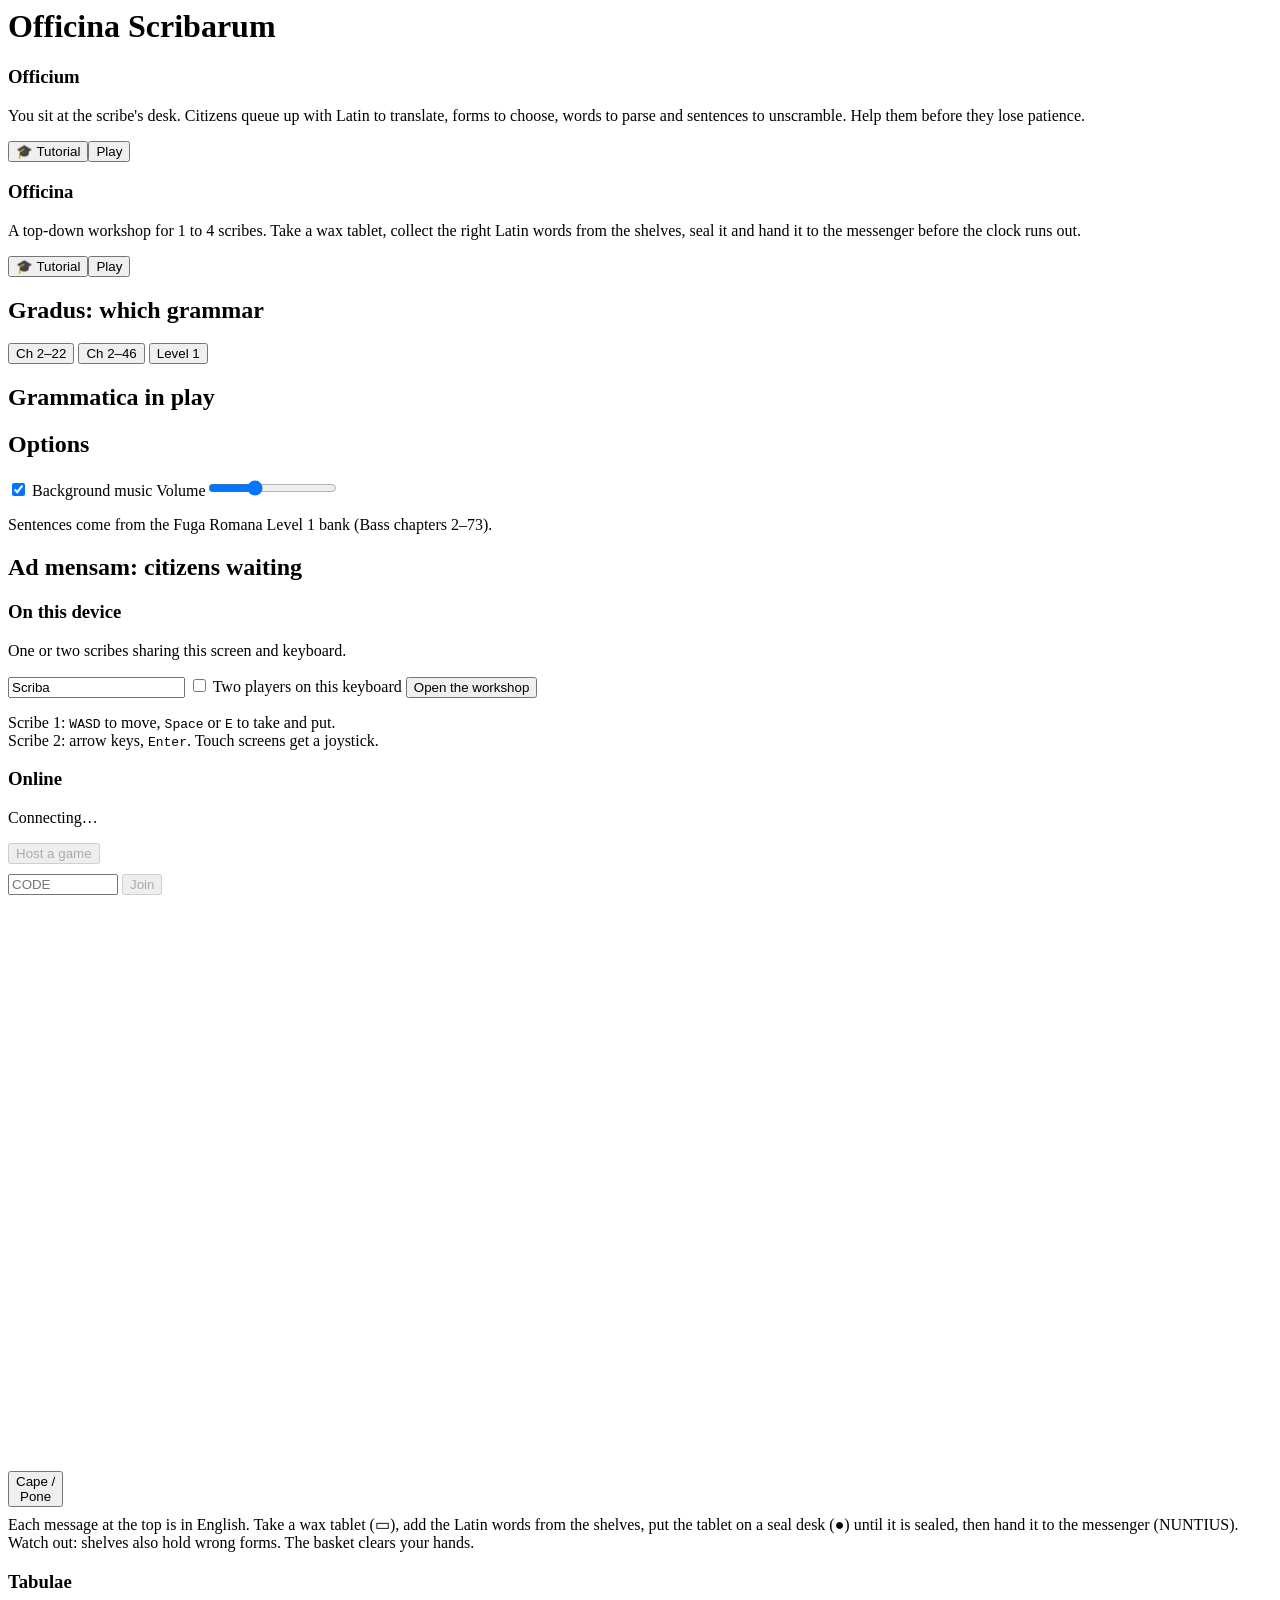
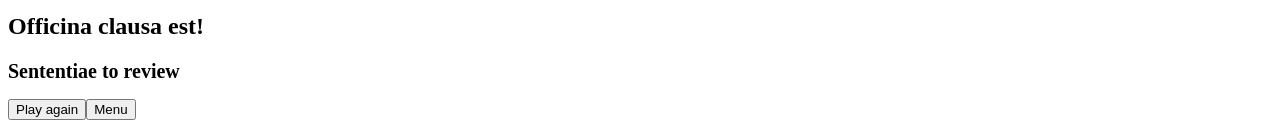
<file: officina/body.html>
</head>
<body>
<div class="awning"></div>
<header>
  <h1 id="home" title="Menu">Officina Scribarum</h1>
  <div class="hud" id="hud" hidden>
    <span class="pill"><small>Tempus</small><span id="time">3:00</span></span>
    <span class="pill"><small>Denarii</small><span id="cash">0 d.</span></span>
    <span class="pill"><small>Nuntii</small><span id="served">0</span></span>
    <button class="btn ghost small" id="musicBtn" aria-pressed="true">♪ Musica</button>
    <button class="btn ghost small" id="pauseBtn">Pausa</button>
    <button class="btn ghost small" id="quitBtn">Menu</button>
  </div>
</header>

<main id="main">
<section>
  <!-- MENU -->
  <div class="screen on" id="scrMenu">
    <div class="modes">
      <div class="mode">
        <div class="pic" id="picClassic"></div>
        <div class="txt"><h3>Officium</h3><p>You sit at the scribe's desk. Citizens queue up with Latin to translate, forms to choose, words to parse and sentences to unscramble. Help them before they lose patience.</p></div>
        <div class="mode-acts"><button class="btn ghost" id="tutoClassic">🎓 Tutorial</button><button class="btn" id="goClassic">Play</button></div>
      </div>
      <div class="mode">
        <div class="pic" id="picArcade"></div>
        <div class="txt"><h3>Officina</h3><p>A top-down workshop for 1 to 4 scribes. Take a wax tablet, collect the right Latin words from the shelves, seal it and hand it to the messenger before the clock runs out.</p></div>
        <div class="mode-acts"><button class="btn ghost" id="tutoArcade">🎓 Tutorial</button><button class="btn" id="goArcade">Play</button></div>
      </div>
    </div>
    <div class="settings">
      <div>
        <h2>Gradus: which grammar</h2>
        <div class="seg" id="levels">
          <button data-l="facile" aria-pressed="true">Ch 2–22</button>
          <button data-l="moyen" aria-pressed="false">Ch 2–46</button>
          <button data-l="difficile" aria-pressed="false">Level 1</button>
        </div>
        <p class="note" id="levelNote"></p>
      </div>
      <div>
        <h2>Grammatica in play</h2>
        <div class="topics" id="topics"></div>
      </div>
      <div>
        <h2>Options</h2>
        <label class="opt"><input type="checkbox" id="optMusic" checked> Background music</label>
        <label class="opt" style="gap:12px"><span class="note" style="flex:none">Volume</span><input type="range" id="musicVol" min="0" max="100" value="35" aria-label="Music volume" style="flex:1;accent-color:var(--red)"></label>
        <p class="note">Sentences come from the Fuga Romana Level 1 bank (Bass chapters 2–73).</p>
      </div>
    </div>
  </div>

  <!-- DESK (solo) -->
  <div class="screen" id="scrClassic">
    <h2>Ad mensam: citizens waiting</h2>
    <div class="room" id="room"></div>
    <div class="zone task" id="task"></div>
  </div>

  <!-- ARCADE LOBBY -->
  <div class="screen" id="scrLobby">
    <div class="lobby">
      <div class="card">
        <h3>On this device</h3>
        <p class="note">One or two scribes sharing this screen and keyboard.</p>
        <label class="opt"><input type="text" id="nameIn" value="Scriba" maxlength="12" aria-label="Your name" style="flex:1"></label>
        <label class="opt"><input type="checkbox" id="opt2p"> Two players on this keyboard</label>
        <button class="btn" id="playLocal">Open the workshop</button>
        <p class="keys">Scribe 1: <kbd>W</kbd><kbd>A</kbd><kbd>S</kbd><kbd>D</kbd> to move, <kbd>Space</kbd> or <kbd>E</kbd> to take and put.<br>Scribe 2: arrow keys, <kbd>Enter</kbd>. Touch screens get a joystick.</p>
      </div>
      <div class="card" id="classCard" hidden>
        <h3>Class game</h3>
        <p class="note">The whole class plays at once. Pupils join at the Ludus join page with a code, as for a quiz.</p>
        <button class="btn" id="classBtn">Open a class game</button>
      </div>
      <div class="card" id="roomCard">
        <h3>Online</h3>
        <p class="note" id="onlineNote">Connecting…</p>
        <div class="row"><button class="btn" id="hostBtn" disabled>Host a game</button></div>
        <div class="row" style="margin-top:10px">
          <input type="text" id="codeIn" placeholder="Code" maxlength="4" aria-label="Game code" style="width:110px;text-transform:uppercase">
          <button class="btn ghost" id="joinBtn" disabled>Join</button>
        </div>
        <div id="netBox" hidden style="margin-top:12px">
          <div class="note" id="netRole"></div>
          <div class="code" id="netCode"></div>
          <div class="plist" id="netPlayers"></div>
          <div class="row"><button class="btn" id="netStart" hidden>Start</button><button class="btn ghost small" id="netLeave">Leave</button></div>
        </div>
      </div>
    </div>
  </div>

  <!-- CLASS GAME (board) and PUPIL DEVICE -->
  <div class="screen" id="scrClass"></div>
  <div class="screen" id="scrPupil"></div>

  <!-- ARCADE GAME -->
  <div class="screen" id="scrArcade">
    <div id="classBar" hidden></div>
    <div class="tickets" id="tickets"></div>
    <div class="stage" id="stage">
      <canvas id="cv" width="960" height="576" aria-label="The workshop"></canvas>
      <div class="touch off" id="touch">
        <div class="joy" id="joy"><i id="knob"></i></div>
        <button class="act" id="actBtn">Cape /<br>Pone</button>
      </div>
    </div>
    <p class="note" style="margin-top:8px">Each message at the top is in English. Take a wax tablet (▭), add the Latin words from the shelves, put the tablet on a seal desk (●) until it is sealed, then hand it to the messenger (NUNTIUS). Watch out: shelves also hold wrong forms. The basket clears your hands.</p>
  </div>
</section>

<aside class="board" id="board" aria-label="Grammar tables">
  <h3>Tabulae</h3>
  <div id="carte"></div>
</aside>
</main>

<div class="coach" id="coach" hidden role="status" aria-live="polite"><div class="coach-step" id="coachStep"></div><div class="coach-txt" id="coachTxt"></div><div class="coach-warn" id="coachWarn" hidden></div><div class="row" id="coachActs"></div></div>
<div class="toast" id="toast"></div>
<div class="modal" id="billModal"></div>

<div class="modal" id="endModal">
  <div class="sheet">
    <h2 id="endTitle">Officina clausa est!</h2>
    <div class="stars" id="endStars"></div>
    <p id="endExtra" hidden style="font-size:18px"></p>
    <div class="stats" id="endStats"></div>
    <h2 style="font-size:20px">Sententiae to review</h2>
    <div class="vocab review" id="endVocab"></div>
    <div class="row" style="margin-top:14px"><button class="btn" id="againBtn">Play again</button><button class="btn ghost" id="endMenu">Menu</button></div>
  </div>
</div>

<script>
{
</file>
